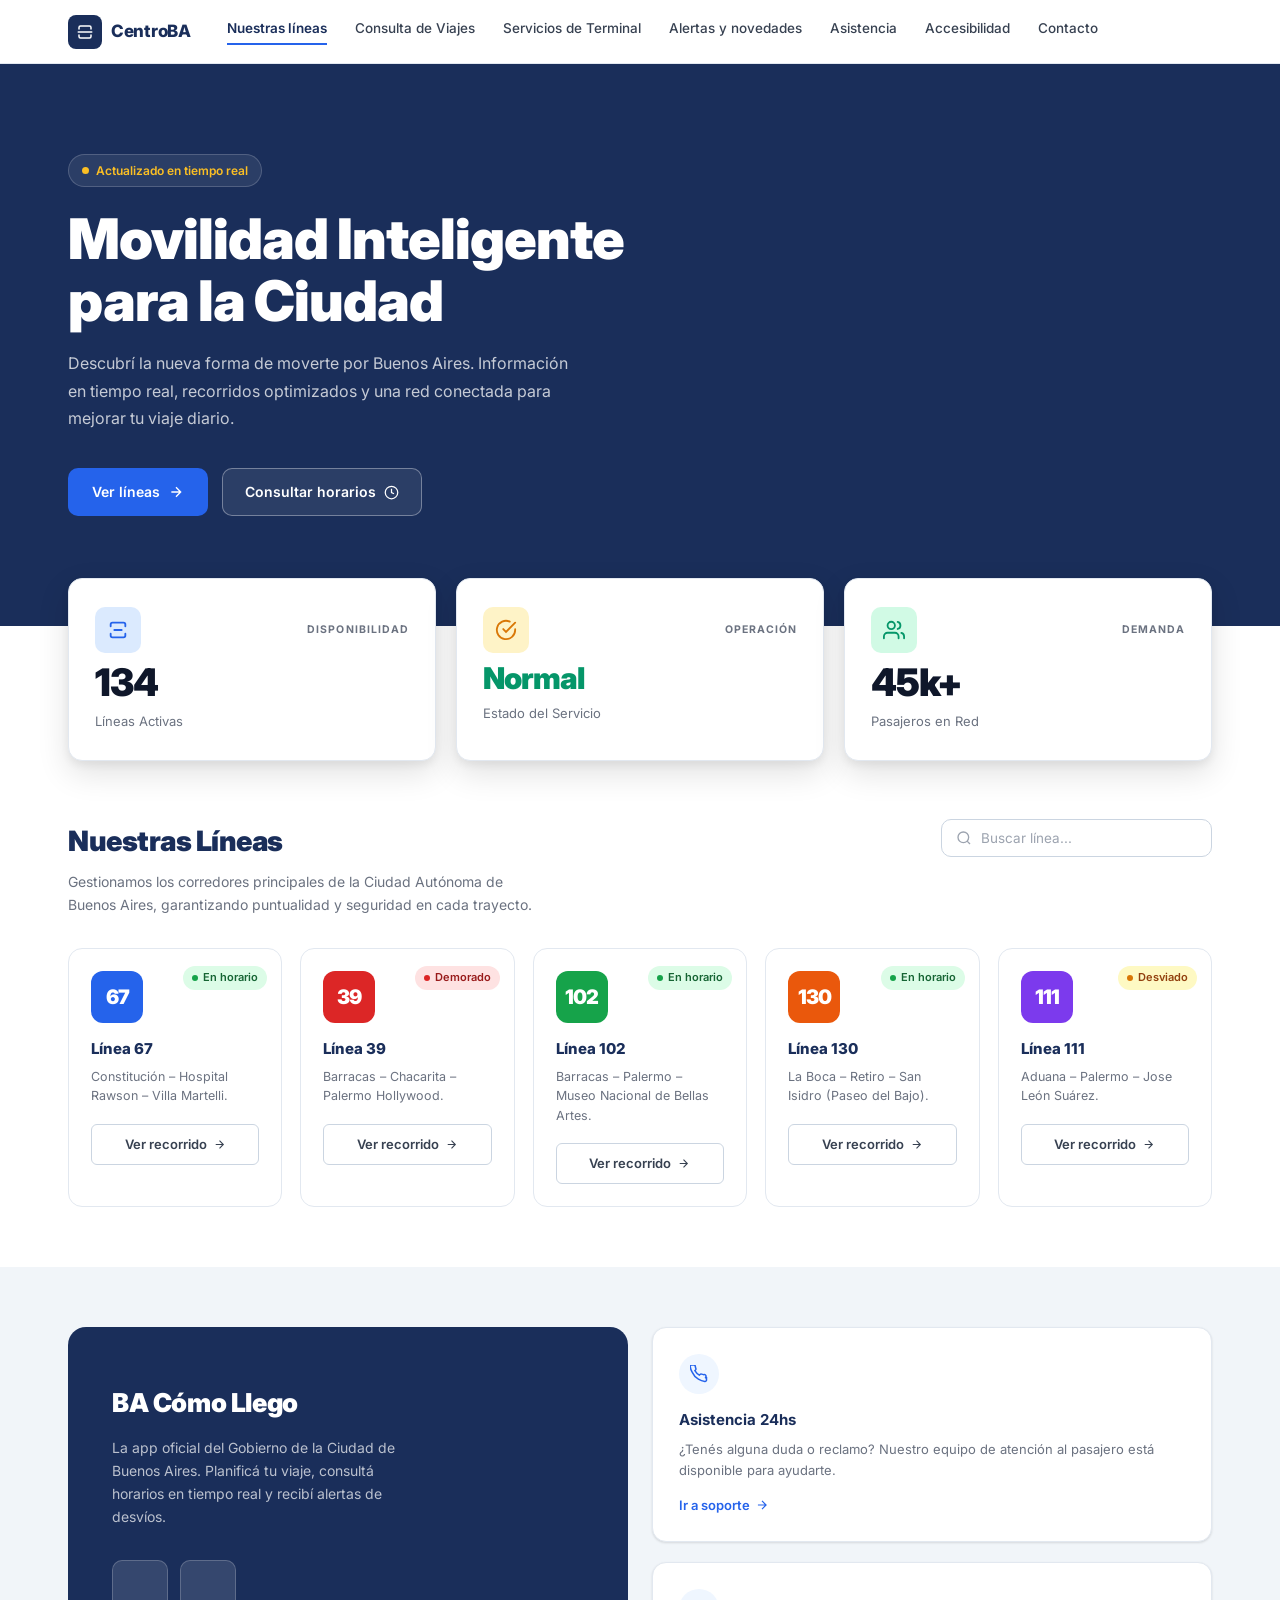
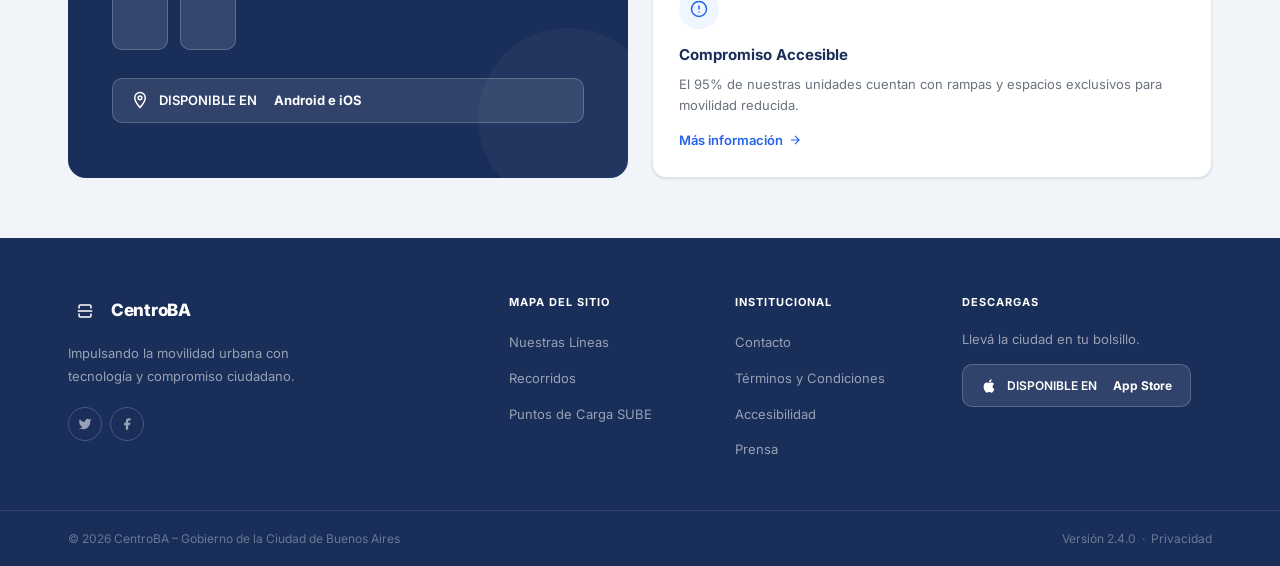
<file: index.html>
﻿<!DOCTYPE html>
<html lang="es">
<head>
  <meta charset="UTF-8" />
  <meta name="viewport" content="width=device-width, initial-scale=1.0" />
  <title>CentroBA – Movilidad Inteligente para la Ciudad</title>
  <link rel="preconnect" href="https://fonts.googleapis.com" />
  <link rel="preconnect" href="https://fonts.gstatic.com" crossorigin />
  <link href="https://fonts.googleapis.com/css2?family=Inter:wght@400;500;600;700;800;900&display=swap" rel="stylesheet" />
  <link rel="stylesheet" href="styles/base.css" />
  <link rel="stylesheet" href="styles/index.css" />
</head>
<body>

<!-- NAVBAR -->
<nav class="navbar" role="navigation" aria-label="Navegación principal">
  <div class="nav-inner">
    <a href="index.html" class="nav-logo" aria-label="CentroBA – Inicio">
      <div class="logo-icon" aria-hidden="true">
        <svg viewBox="0 0 24 24"><path d="M4 16v2a2 2 0 002 2h12a2 2 0 002-2v-2M4 8V6a2 2 0 012-2h12a2 2 0 012 2v2M8 12h8M3 12h18"/></svg>
      </div>
      CentroBA
    </a>
    <div class="nav-links">
      <a href="index.html" class="active">Nuestras líneas</a>
      <a href="consulta.html">Consulta de Viajes</a>
      <a href="servicios.html">Servicios de Terminal</a>
      <a href="alertas.html">Alertas y novedades</a>
      <a href="asistencia.html">Asistencia</a>
      <a href="accesibilidad.html">Accesibilidad</a>
      <a href="contacto.html">Contacto</a>
    </div>
    <button class="hamburger" aria-label="Abrir menú" aria-expanded="false">
      <span></span><span></span><span></span>
    </button>
  </div>
</nav>

<div class="mobile-menu" role="dialog" aria-label="Menú móvil">
  <a href="index.html" class="active">Nuestras líneas</a>
  <a href="consulta.html">Consulta de Viajes</a>
  <a href="servicios.html">Servicios de Terminal</a>
  <a href="alertas.html">Alertas y novedades</a>
  <a href="asistencia.html">Asistencia</a>
  <a href="accesibilidad.html">Accesibilidad</a>
  <a href="contacto.html">Contacto</a>
</div>

<!-- HERO -->
<section class="hero" aria-labelledby="hero-heading">
  <div class="hero-bg" aria-hidden="true"></div>
  <div class="hero-content">
    <div class="hero-badge" role="status" aria-label="Información actualizada en tiempo real">
      <span class="dot" aria-hidden="true"></span>
      Actualizado en tiempo real
    </div>
    <h1 id="hero-heading">Movilidad Inteligente<br>para la Ciudad</h1>
    <p>Descubrí la nueva forma de moverte por Buenos Aires. Información en tiempo real, recorridos optimizados y una red conectada para mejorar tu viaje diario.</p>
    <div class="hero-btns">
      <a href="#lineas" class="btn-primary">
        Ver líneas
        <svg width="16" height="16" fill="none" stroke="currentColor" stroke-width="2" viewBox="0 0 24 24" aria-hidden="true"><path d="M5 12h14M12 5l7 7-7 7"/></svg>
      </a>
      <a href="#" class="btn-ghost-white">
        Consultar horarios
        <svg width="15" height="15" fill="none" stroke="currentColor" stroke-width="2" viewBox="0 0 24 24" aria-hidden="true"><circle cx="12" cy="12" r="10"/><path d="M12 6v6l4 2"/></svg>
      </a>
    </div>
  </div>
</section>

<!-- STATS -->
<div class="stats-wrapper" aria-label="Estadísticas del servicio en tiempo real">
  <div class="stats-grid">

    <div class="stat-card">
      <div class="stat-head">
        <div class="stat-icon blue" aria-hidden="true">
          <svg viewBox="0 0 24 24"><path d="M4 16v2a2 2 0 002 2h12a2 2 0 002-2v-2M4 8V6a2 2 0 012-2h12a2 2 0 012 2v2M8 12h8"/></svg>
        </div>
        <span class="stat-lbl">Disponibilidad</span>
      </div>
      <div class="stat-value">134</div>
      <div class="stat-desc">Líneas Activas</div>
    </div>

    <div class="stat-card">
      <div class="stat-head">
        <div class="stat-icon amber" aria-hidden="true">
          <svg viewBox="0 0 24 24"><path d="M22 11.08V12a10 10 0 11-5.93-9.14"/><polyline points="22 4 12 14.01 9 11.01"/></svg>
        </div>
        <span class="stat-lbl">Operación</span>
      </div>
      <div class="stat-value is-green">Normal</div>
      <div class="stat-desc">Estado del Servicio</div>
    </div>

    <div class="stat-card">
      <div class="stat-head">
        <div class="stat-icon green" aria-hidden="true">
          <svg viewBox="0 0 24 24"><path d="M17 21v-2a4 4 0 00-4-4H5a4 4 0 00-4 4v2"/><circle cx="9" cy="7" r="4"/><path d="M23 21v-2a4 4 0 00-3-3.87M16 3.13a4 4 0 010 7.75"/></svg>
        </div>
        <span class="stat-lbl">Demanda</span>
      </div>
      <div class="stat-value">45k+</div>
      <div class="stat-desc">Pasajeros en Red</div>
    </div>

  </div>
</div>

<!-- NUESTRAS LÍNEAS -->
<section class="lines-section" id="lineas" aria-labelledby="lines-heading">
  <div class="section-inner">
    <div class="section-hd">
      <div>
        <h2 id="lines-heading">Nuestras Líneas</h2>
        <p>Gestionamos los corredores principales de la Ciudad Autónoma de Buenos Aires, garantizando puntualidad y seguridad en cada trayecto.</p>
      </div>
      <div class="search-bar" role="search">
        <svg viewBox="0 0 24 24" fill="none" stroke="currentColor" stroke-width="2" aria-hidden="true"><circle cx="11" cy="11" r="8"/><path d="m21 21-4.35-4.35"/></svg>
        <input type="text" id="lineSearch" placeholder="Buscar línea..." aria-label="Buscar línea de colectivo" />
      </div>
    </div>

    <div class="lines-grid" id="linesGrid" role="list">

      <article class="line-card" role="listitem" aria-label="Línea 67, En horario">
        <div class="line-status">
          <span class="badge badge-ok">En horario</span>
        </div>
        <div class="line-num ln-blue" aria-label="67">67</div>
        <h3 class="line-name">Línea 67</h3>
        <p class="line-route">Constitución – Hospital Rawson – Villa Martelli.</p>
        <a href="https://chloeuade-eng.github.io/colectivo67/" target="_blank" rel="noopener" class="btn-outline">
          Ver recorrido
          <svg width="13" height="13" fill="none" stroke="currentColor" stroke-width="2" viewBox="0 0 24 24" aria-hidden="true"><path d="M5 12h14M12 5l7 7-7 7"/></svg>
        </a>
      </article>

      <article class="line-card" role="listitem" aria-label="Línea 39, Demorado">
        <div class="line-status">
          <span class="badge badge-delay">Demorado</span>
        </div>
        <div class="line-num ln-red" aria-label="39">39</div>
        <h3 class="line-name">Línea 39</h3>
        <p class="line-route">Barracas – Chacarita – Palermo Hollywood.</p>
        <a href="https://danitauade-cell.github.io/paginaindividuallinea39/" target="_blank" rel="noopener" class="btn-outline">
          Ver recorrido
          <svg width="13" height="13" fill="none" stroke="currentColor" stroke-width="2" viewBox="0 0 24 24" aria-hidden="true"><path d="M5 12h14M12 5l7 7-7 7"/></svg>
        </a>
      </article>

      <article class="line-card" role="listitem" aria-label="Línea 102, En horario">
        <div class="line-status">
          <span class="badge badge-ok">En horario</span>
        </div>
        <div class="line-num ln-green" aria-label="102">102</div>
        <h3 class="line-name">Línea 102</h3>
        <p class="line-route">Barracas – Palermo – Museo Nacional de Bellas Artes.</p>
        <a href="https://colombojulieta-uade.github.io/WebIndividualColombo/" target="_blank" rel="noopener" class="btn-outline">
          Ver recorrido
          <svg width="13" height="13" fill="none" stroke="currentColor" stroke-width="2" viewBox="0 0 24 24" aria-hidden="true"><path d="M5 12h14M12 5l7 7-7 7"/></svg>
        </a>
      </article>

      <article class="line-card" role="listitem" aria-label="Línea 130, En horario">
        <div class="line-status">
          <span class="badge badge-ok">En horario</span>
        </div>
        <div class="line-num ln-orange" aria-label="130">130</div>
        <h3 class="line-name">Línea 130</h3>
        <p class="line-route">La Boca – Retiro – San Isidro (Paseo del Bajo).</p>
        <a href="https://wangjian-114.github.io/linea-130/" target="_blank" rel="noopener" class="btn-outline">
          Ver recorrido
          <svg width="13" height="13" fill="none" stroke="currentColor" stroke-width="2" viewBox="0 0 24 24" aria-hidden="true"><path d="M5 12h14M12 5l7 7-7 7"/></svg>
        </a>
      </article>

      <article class="line-card" role="listitem" aria-label="Línea 111, Desviado">
        <div class="line-status">
          <span class="badge badge-dev">Desviado</span>
        </div>
        <div class="line-num ln-purple" aria-label="111">111</div>
        <h3 class="line-name">Línea 111</h3>
        <p class="line-route">Aduana – Palermo – Jose León Suárez.</p>
        <a href="https://fcolluragarcia.github.io/proyectolinea111/" target="_blank" rel="noopener" class="btn-outline">
          Ver recorrido
          <svg width="13" height="13" fill="none" stroke="currentColor" stroke-width="2" viewBox="0 0 24 24" aria-hidden="true"><path d="M5 12h14M12 5l7 7-7 7"/></svg>
        </a>
      </article>

    </div>
  </div>
</section>

<!-- PROMO -->
<section class="promo-section" aria-label="Aplicación y servicios destacados">
  <div class="promo-inner">

    <!-- App card -->
    <div class="promo-app">
      <h2>BA Cómo Llego</h2>
      <p>La app oficial del Gobierno de la Ciudad de Buenos Aires. Planificá tu viaje, consultá horarios en tiempo real y recibí alertas de desvíos.</p>
      <div class="phone-row" aria-hidden="true">
        <div class="phone-mock"></div>
        <div class="phone-mock"></div>
      </div>
      <a href="https://buenosaires.gob.ar/jefaturadegabinete/innovacion-y-transformacion-digital/ba-como-llego" target="_blank" rel="noopener" class="app-badge" aria-label="Ver BA Cómo Llego en el sitio del GCBA">
        <svg width="18" height="18" fill="none" stroke="currentColor" stroke-width="2" viewBox="0 0 24 24" aria-hidden="true"><path d="M12 2C8.13 2 5 5.13 5 9c0 5.25 7 13 7 13s7-7.75 7-13c0-3.87-3.13-7-7-7zm0 9.5c-1.38 0-2.5-1.12-2.5-2.5s1.12-2.5 2.5-2.5 2.5 1.12 2.5 2.5-1.12 2.5-2.5 2.5z"/></svg>
        DISPONIBLE EN&ensp;<strong>Android e iOS</strong>
      </a>
    </div>

    <!-- Info cards -->
    <div class="promo-cards">

      <div class="info-card">
        <div class="info-card-icon" aria-hidden="true">
          <svg viewBox="0 0 24 24"><path d="M22 16.92v3a2 2 0 01-2.18 2 19.79 19.79 0 01-8.63-3.07A19.5 19.5 0 013.07 9.81 19.79 19.79 0 01.12 1.18 2 2 0 012.1 0h3a2 2 0 012 1.72 12.84 12.84 0 00.7 2.81 2 2 0 01-.45 2.11L6.5 7.5a16 16 0 006 6l.86-.86a2 2 0 012.11-.45 12.84 12.84 0 002.81.7A2 2 0 0120 16.92z"/></svg>
        </div>
        <h3>Asistencia 24hs</h3>
        <p>¿Tenés alguna duda o reclamo? Nuestro equipo de atención al pasajero está disponible para ayudarte.</p>
        <a href="asistencia.html" class="link-arrow">
          Ir a soporte
          <svg width="14" height="14" fill="none" stroke="currentColor" stroke-width="2" viewBox="0 0 24 24" aria-hidden="true"><path d="M5 12h14M12 5l7 7-7 7"/></svg>
        </a>
      </div>

      <div class="info-card">
        <div class="info-card-icon" aria-hidden="true">
          <svg viewBox="0 0 24 24"><circle cx="12" cy="12" r="10"/><path d="M12 8v4M12 16h.01"/></svg>
        </div>
        <h3>Compromiso Accesible</h3>
        <p>El 95% de nuestras unidades cuentan con rampas y espacios exclusivos para movilidad reducida.</p>
        <a href="accesibilidad.html" class="link-arrow">
          Más información
          <svg width="14" height="14" fill="none" stroke="currentColor" stroke-width="2" viewBox="0 0 24 24" aria-hidden="true"><path d="M5 12h14M12 5l7 7-7 7"/></svg>
        </a>
      </div>

    </div>
  </div>
</section>

<!-- FOOTER -->
<footer class="footer" role="contentinfo">
  <div class="footer-top">
    <div class="footer-brand">
      <a href="index.html" class="nav-logo" aria-label="CentroBA inicio">
        <div class="logo-icon" aria-hidden="true"><svg viewBox="0 0 24 24"><path d="M4 16v2a2 2 0 002 2h12a2 2 0 002-2v-2M4 8V6a2 2 0 012-2h12a2 2 0 012 2v2M8 12h8M3 12h18"/></svg></div>
        CentroBA
      </a>
      <p>Impulsando la movilidad urbana con tecnología y compromiso ciudadano.</p>
      <div class="footer-socials">
        <a href="#" aria-label="Twitter">
          <svg viewBox="0 0 24 24"><path d="M23 3a10.9 10.9 0 01-3.14 1.53 4.48 4.48 0 00-7.86 3v1A10.66 10.66 0 013 4s-4 9 5 13a11.64 11.64 0 01-7 2c9 5 20 0 20-11.5a4.5 4.5 0 00-.08-.83A7.72 7.72 0 0023 3z"/></svg>
        </a>
        <a href="#" aria-label="Facebook">
          <svg viewBox="0 0 24 24"><path d="M18 2h-3a5 5 0 00-5 5v3H7v4h3v8h4v-8h3l1-4h-4V7a1 1 0 011-1h3z"/></svg>
        </a>
      </div>
    </div>

    <div class="footer-col">
      <h4>Mapa del Sitio</h4>
      <ul>
        <li><a href="index.html">Nuestras Líneas</a></li>
        <li><a href="#">Recorridos</a></li>
        <li><a href="#">Puntos de Carga SUBE</a></li>
      </ul>
    </div>

    <div class="footer-col">
      <h4>Institucional</h4>
      <ul>
        <li><a href="contacto.html">Contacto</a></li>
        <li><a href="#">Términos y Condiciones</a></li>
        <li><a href="accesibilidad.html">Accesibilidad</a></li>
        <li><a href="#">Prensa</a></li>
      </ul>
    </div>

    <div class="footer-newsletter footer-col">
      <h4>Descargas</h4>
      <p>Llevá la ciudad en tu bolsillo.</p>
      <a href="#" class="app-badge" style="font-size:12px;" aria-label="Descargar en App Store">
        <svg width="16" height="16" fill="currentColor" viewBox="0 0 24 24" aria-hidden="true"><path d="M18.71 19.5c-.83 1.24-1.71 2.45-3.05 2.47-1.34.03-1.77-.79-3.29-.79-1.53 0-2 .77-3.27.82-1.31.05-2.3-1.32-3.14-2.53C4.25 17 2.94 12.45 4.7 9.39c.87-1.52 2.43-2.48 4.12-2.51 1.28-.02 2.5.87 3.29.87.78 0 2.26-1.07 3.8-.91.65.03 2.47.26 3.64 1.98-.09.06-2.17 1.28-2.15 3.81.03 3.02 2.65 4.03 2.68 4.04-.03.07-.42 1.44-1.38 2.83M13 3.5c.73-.83 1.94-1.46 2.94-1.5.13 1.17-.34 2.35-1.04 3.19-.69.85-1.83 1.51-2.95 1.42-.15-1.15.41-2.35 1.05-3.11z"/></svg>
        DISPONIBLE EN&ensp;<strong>App Store</strong>
      </a>
    </div>
  </div>
  <div class="footer-bottom">
    <div class="footer-bottom-inner">
      <span>© 2026 CentroBA – Gobierno de la Ciudad de Buenos Aires</span>
      <span>Versión 2.4.0 &nbsp;·&nbsp; <a href="#">Privacidad</a></span>
    </div>
  </div>
</footer>

<script src="js/main.js"></script>
<script src="js/index.js"></script>
</body>
</html>
</file>
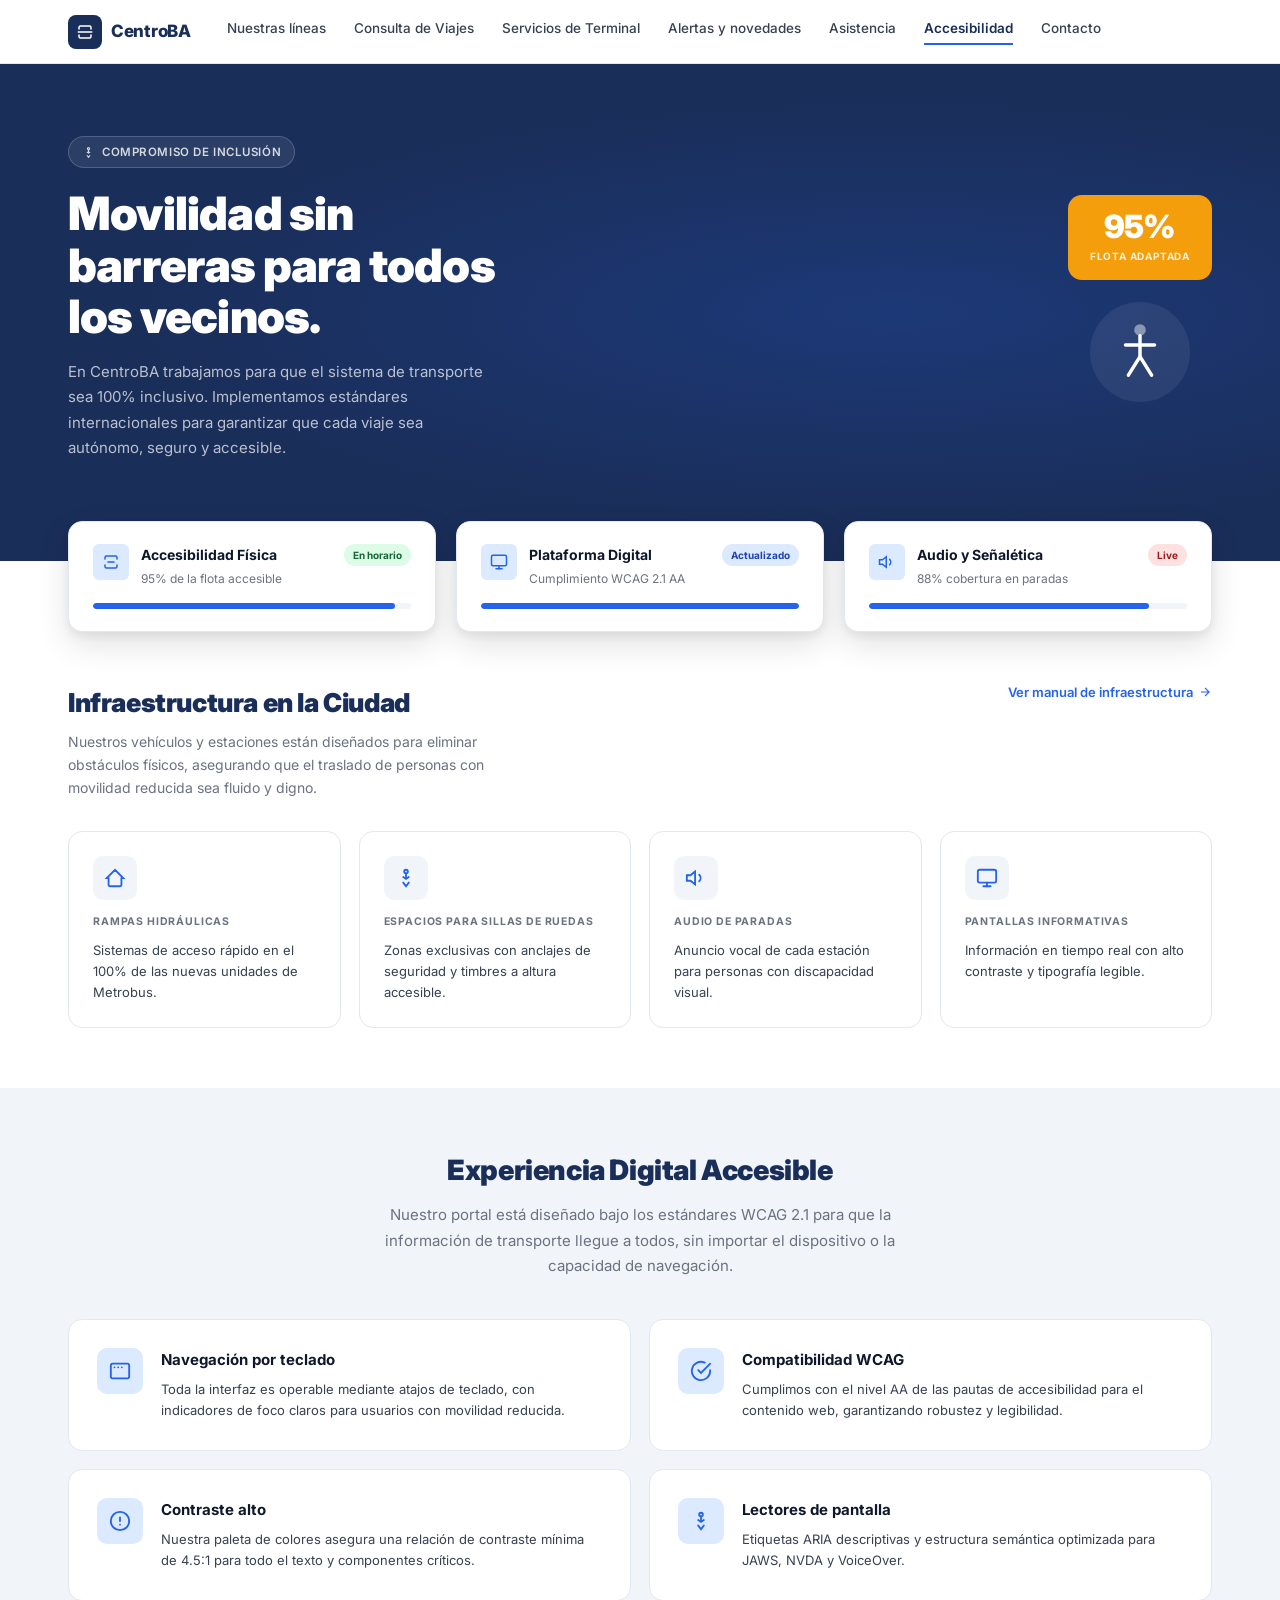
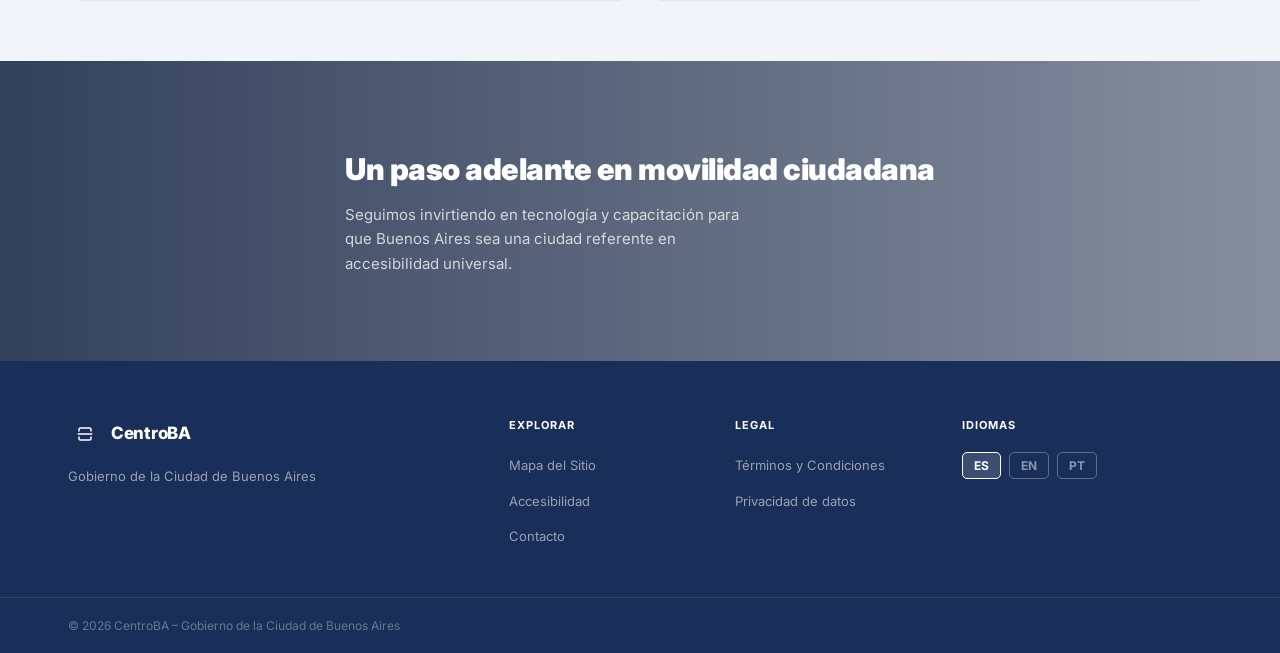
<file: accesibilidad.html>
﻿<!DOCTYPE html>
<html lang="es">
<head>
  <meta charset="UTF-8" />
  <meta name="viewport" content="width=device-width, initial-scale=1.0" />
  <title>Accesibilidad – CentroBA</title>
  <link rel="preconnect" href="https://fonts.googleapis.com" />
  <link rel="preconnect" href="https://fonts.gstatic.com" crossorigin />
  <link href="https://fonts.googleapis.com/css2?family=Inter:wght@400;500;600;700;800;900&display=swap" rel="stylesheet" />
  <link rel="stylesheet" href="styles/base.css" />
  <link rel="stylesheet" href="styles/accesibilidad.css" />
</head>
<body>

<!-- NAVBAR -->
<nav class="navbar" role="navigation" aria-label="Navegación principal">
  <div class="nav-inner">
    <a href="index.html" class="nav-logo" aria-label="CentroBA – Inicio">
      <div class="logo-icon" aria-hidden="true"><svg viewBox="0 0 24 24"><path d="M4 16v2a2 2 0 002 2h12a2 2 0 002-2v-2M4 8V6a2 2 0 012-2h12a2 2 0 012 2v2M8 12h8M3 12h18"/></svg></div>
      CentroBA
    </a>
    <div class="nav-links">
      <a href="index.html">Nuestras líneas</a>
      <a href="consulta.html">Consulta de Viajes</a>
      <a href="servicios.html">Servicios de Terminal</a>
      <a href="alertas.html">Alertas y novedades</a>
      <a href="asistencia.html">Asistencia</a>
      <a href="accesibilidad.html" class="active">Accesibilidad</a>
      <a href="contacto.html">Contacto</a>
    </div>
    <button class="hamburger" aria-label="Abrir menú" aria-expanded="false"><span></span><span></span><span></span></button>
  </div>
</nav>
<div class="mobile-menu" role="dialog" aria-label="Menú móvil">
  <a href="index.html">Nuestras líneas</a>
  <a href="consulta.html">Consulta de Viajes</a>
  <a href="servicios.html">Servicios de Terminal</a>
  <a href="alertas.html">Alertas y novedades</a>
  <a href="asistencia.html">Asistencia</a>
  <a href="accesibilidad.html" class="active">Accesibilidad</a>
  <a href="contacto.html">Contacto</a>
</div>

<!-- HERO -->
<section class="access-hero" aria-labelledby="access-heading">
  <div class="access-hero-inner">
    <div class="access-hero-left">
      <div class="access-pill">
        <svg viewBox="0 0 24 24" aria-hidden="true"><circle cx="12" cy="5" r="2"/><path d="M12 7v6M9 11l3 2 3-2M9 17l3 4 3-4"/></svg>
        COMPROMISO DE INCLUSIÓN
      </div>
      <h1 id="access-heading">Movilidad sin barreras para todos los vecinos.</h1>
      <p>En CentroBA trabajamos para que el sistema de transporte sea 100% inclusivo. Implementamos estándares internacionales para garantizar que cada viaje sea autónomo, seguro y accesible.</p>
    </div>
    <div class="access-hero-right">
      <div class="fleet-badge" aria-label="95 por ciento de la flota adaptada">
        <div class="pct">95%</div>
        <div class="lbl">Flota Adaptada</div>
      </div>
      <div class="access-figure" aria-hidden="true">
        <!-- Figura persona accesibilidad -->
        <svg viewBox="0 0 80 100" fill="white">
          <circle cx="40" cy="12" r="10"/>
          <line x1="40" y1="22" x2="40" y2="58" stroke="white" stroke-width="6" stroke-linecap="round"/>
          <line x1="15" y1="38" x2="65" y2="38" stroke="white" stroke-width="6" stroke-linecap="round"/>
          <line x1="40" y1="58" x2="20" y2="90" stroke="white" stroke-width="6" stroke-linecap="round"/>
          <line x1="40" y1="58" x2="60" y2="90" stroke="white" stroke-width="6" stroke-linecap="round"/>
        </svg>
      </div>
    </div>
  </div>
</section>

<!-- STAT CARDS -->
<div class="access-stats-wrapper" aria-label="Indicadores de accesibilidad">
  <div class="access-stats-grid">

    <div class="astat-card">
      <div class="astat-top">
        <div class="astat-icon-wrap" aria-hidden="true">
          <svg viewBox="0 0 24 24"><path d="M4 16v2a2 2 0 002 2h12a2 2 0 002-2v-2M4 8V6a2 2 0 012-2h12a2 2 0 012 2v2M8 12h8"/></svg>
        </div>
        <div class="astat-info">
          <h3>Accesibilidad Física</h3>
          <p>95% de la flota accesible</p>
        </div>
        <span class="astat-tag ok">En horario</span>
      </div>
      <div class="progress-track">
        <div class="progress-fill" style="width:95%" role="progressbar" aria-valuenow="95" aria-valuemin="0" aria-valuemax="100" aria-label="95% de accesibilidad física"></div>
      </div>
    </div>

    <div class="astat-card">
      <div class="astat-top">
        <div class="astat-icon-wrap" aria-hidden="true">
          <svg viewBox="0 0 24 24"><rect x="2" y="3" width="20" height="14" rx="2"/><line x1="8" y1="21" x2="16" y2="21"/><line x1="12" y1="17" x2="12" y2="21"/></svg>
        </div>
        <div class="astat-info">
          <h3>Plataforma Digital</h3>
          <p>Cumplimiento WCAG 2.1 AA</p>
        </div>
        <span class="astat-tag updated">Actualizado</span>
      </div>
      <div class="progress-track">
        <div class="progress-fill" style="width:100%" role="progressbar" aria-valuenow="100" aria-valuemin="0" aria-valuemax="100" aria-label="100% de cumplimiento WCAG"></div>
      </div>
    </div>

    <div class="astat-card">
      <div class="astat-top">
        <div class="astat-icon-wrap" aria-hidden="true">
          <svg viewBox="0 0 24 24"><polygon points="11 5 6 9 2 9 2 15 6 15 11 19 11 5"/><path d="M15.54 8.46a5 5 0 010 7.07"/></svg>
        </div>
        <div class="astat-info">
          <h3>Audio y Señalética</h3>
          <p>88% cobertura en paradas</p>
        </div>
        <span class="astat-tag live">Live</span>
      </div>
      <div class="progress-track">
        <div class="progress-fill" style="width:88%" role="progressbar" aria-valuenow="88" aria-valuemin="0" aria-valuemax="100" aria-label="88% de cobertura de audio en paradas"></div>
      </div>
    </div>

  </div>
</div>

<!-- INFRAESTRUCTURA -->
<section class="infra-section" aria-labelledby="infra-heading">
  <div class="infra-inner">
    <div class="infra-header">
      <div>
        <h2 id="infra-heading">Infraestructura en la Ciudad</h2>
        <p>Nuestros vehículos y estaciones están diseñados para eliminar obstáculos físicos, asegurando que el traslado de personas con movilidad reducida sea fluido y digno.</p>
      </div>
      <a href="#" class="link-arrow">
        Ver manual de infraestructura
        <svg width="14" height="14" fill="none" stroke="currentColor" stroke-width="2" viewBox="0 0 24 24" aria-hidden="true"><path d="M5 12h14M12 5l7 7-7 7"/></svg>
      </a>
    </div>

    <div class="infra-grid">
      <div class="infra-card">
        <div class="infra-ico" aria-hidden="true">
          <svg viewBox="0 0 24 24"><path d="M5 12H3l9-9 9 9h-2M5 12v7a2 2 0 002 2h10a2 2 0 002-2v-7"/></svg>
        </div>
        <p class="ic-label">Rampas Hidráulicas</p>
        <p>Sistemas de acceso rápido en el 100% de las nuevas unidades de Metrobus.</p>
      </div>

      <div class="infra-card">
        <div class="infra-ico" aria-hidden="true">
          <svg viewBox="0 0 24 24"><circle cx="12" cy="5" r="2"/><path d="M12 7v6M9 11l3 2 3-2M9 17l3 4 3-4"/></svg>
        </div>
        <p class="ic-label">Espacios para Sillas de Ruedas</p>
        <p>Zonas exclusivas con anclajes de seguridad y timbres a altura accesible.</p>
      </div>

      <div class="infra-card">
        <div class="infra-ico" aria-hidden="true">
          <svg viewBox="0 0 24 24"><polygon points="11 5 6 9 2 9 2 15 6 15 11 19 11 5"/><path d="M15.54 8.46a5 5 0 010 7.07"/></svg>
        </div>
        <p class="ic-label">Audio de Paradas</p>
        <p>Anuncio vocal de cada estación para personas con discapacidad visual.</p>
      </div>

      <div class="infra-card">
        <div class="infra-ico" aria-hidden="true">
          <svg viewBox="0 0 24 24"><rect x="2" y="3" width="20" height="14" rx="2"/><line x1="8" y1="21" x2="16" y2="21"/><line x1="12" y1="17" x2="12" y2="21"/></svg>
        </div>
        <p class="ic-label">Pantallas Informativas</p>
        <p>Información en tiempo real con alto contraste y tipografía legible.</p>
      </div>
    </div>
  </div>
</section>

<!-- EXPERIENCIA DIGITAL -->
<section class="digital-section" aria-labelledby="digital-heading">
  <div class="digital-inner">
    <h2 id="digital-heading">Experiencia Digital Accesible</h2>
    <p>Nuestro portal está diseñado bajo los estándares WCAG 2.1 para que la información de transporte llegue a todos, sin importar el dispositivo o la capacidad de navegación.</p>

    <div class="digital-grid">

      <div class="digital-card">
        <div class="digital-ico" aria-hidden="true">
          <svg viewBox="0 0 24 24"><rect x="2" y="4" width="20" height="16" rx="2"/><path d="M6 8h.01M10 8h.01M14 8h.01"/></svg>
        </div>
        <div>
          <h3>Navegación por teclado</h3>
          <p>Toda la interfaz es operable mediante atajos de teclado, con indicadores de foco claros para usuarios con movilidad reducida.</p>
        </div>
      </div>

      <div class="digital-card">
        <div class="digital-ico" aria-hidden="true">
          <svg viewBox="0 0 24 24"><path d="M22 11.08V12a10 10 0 11-5.93-9.14"/><polyline points="22 4 12 14.01 9 11.01"/></svg>
        </div>
        <div>
          <h3>Compatibilidad WCAG</h3>
          <p>Cumplimos con el nivel AA de las pautas de accesibilidad para el contenido web, garantizando robustez y legibilidad.</p>
        </div>
      </div>

      <div class="digital-card">
        <div class="digital-ico" aria-hidden="true">
          <svg viewBox="0 0 24 24"><circle cx="12" cy="12" r="10"/><path d="M12 8v4M12 16h.01"/></svg>
        </div>
        <div>
          <h3>Contraste alto</h3>
          <p>Nuestra paleta de colores asegura una relación de contraste mínima de 4.5:1 para todo el texto y componentes críticos.</p>
        </div>
      </div>

      <div class="digital-card">
        <div class="digital-ico" aria-hidden="true">
          <svg viewBox="0 0 24 24"><circle cx="12" cy="5" r="2"/><path d="M12 7v6M9 11l3 2 3-2M9 17l3 4 3-4"/></svg>
        </div>
        <div>
          <h3>Lectores de pantalla</h3>
          <p>Etiquetas ARIA descriptivas y estructura semántica optimizada para JAWS, NVDA y VoiceOver.</p>
        </div>
      </div>

    </div>
  </div>
</section>

<!-- CTA BANNER -->
<div class="cta-banner" aria-label="Compromiso con la movilidad ciudadana">
  <div class="cta-banner-bg" aria-hidden="true"></div>
  <div class="cta-banner-overlay" aria-hidden="true"></div>
  <div class="cta-banner-content">
    <h2>Un paso adelante en movilidad ciudadana</h2>
    <p>Seguimos invirtiendo en tecnología y capacitación para que Buenos Aires sea una ciudad referente en accesibilidad universal.</p>
  </div>
</div>

<!-- FOOTER -->
<footer class="footer" role="contentinfo">
  <div class="footer-top">
    <div class="footer-brand">
      <a href="index.html" class="nav-logo"><div class="logo-icon" aria-hidden="true"><svg viewBox="0 0 24 24"><path d="M4 16v2a2 2 0 002 2h12a2 2 0 002-2v-2M4 8V6a2 2 0 012-2h12a2 2 0 012 2v2M8 12h8M3 12h18"/></svg></div>CentroBA</a>
      <p>Gobierno de la Ciudad de Buenos Aires</p>
    </div>
    <div class="footer-col">
      <h4>Explorar</h4>
      <ul>
        <li><a href="#">Mapa del Sitio</a></li>
        <li><a href="accesibilidad.html">Accesibilidad</a></li>
        <li><a href="contacto.html">Contacto</a></li>
      </ul>
    </div>
    <div class="footer-col">
      <h4>Legal</h4>
      <ul>
        <li><a href="#">Términos y Condiciones</a></li>
        <li><a href="#">Privacidad de datos</a></li>
      </ul>
    </div>
    <div class="footer-col">
      <h4>Idiomas</h4>
      <div style="display:flex;gap:8px;margin-top:6px;">
        <button style="padding:5px 11px;border:1.5px solid white;border-radius:5px;font-size:12px;font-weight:700;color:white;background:rgba(255,255,255,.15);cursor:pointer;" aria-pressed="true">ES</button>
        <button style="padding:5px 11px;border:1.5px solid rgba(255,255,255,.3);border-radius:5px;font-size:12px;font-weight:700;color:rgba(255,255,255,.5);background:transparent;cursor:pointer;">EN</button>
        <button style="padding:5px 11px;border:1.5px solid rgba(255,255,255,.3);border-radius:5px;font-size:12px;font-weight:700;color:rgba(255,255,255,.5);background:transparent;cursor:pointer;">PT</button>
      </div>
    </div>
  </div>
  <div class="footer-bottom">
    <div class="footer-bottom-inner">
      <span>© 2026 CentroBA – Gobierno de la Ciudad de Buenos Aires</span>
    </div>
  </div>
</footer>

<script src="js/main.js"></script>
</body>
</html>
</file>
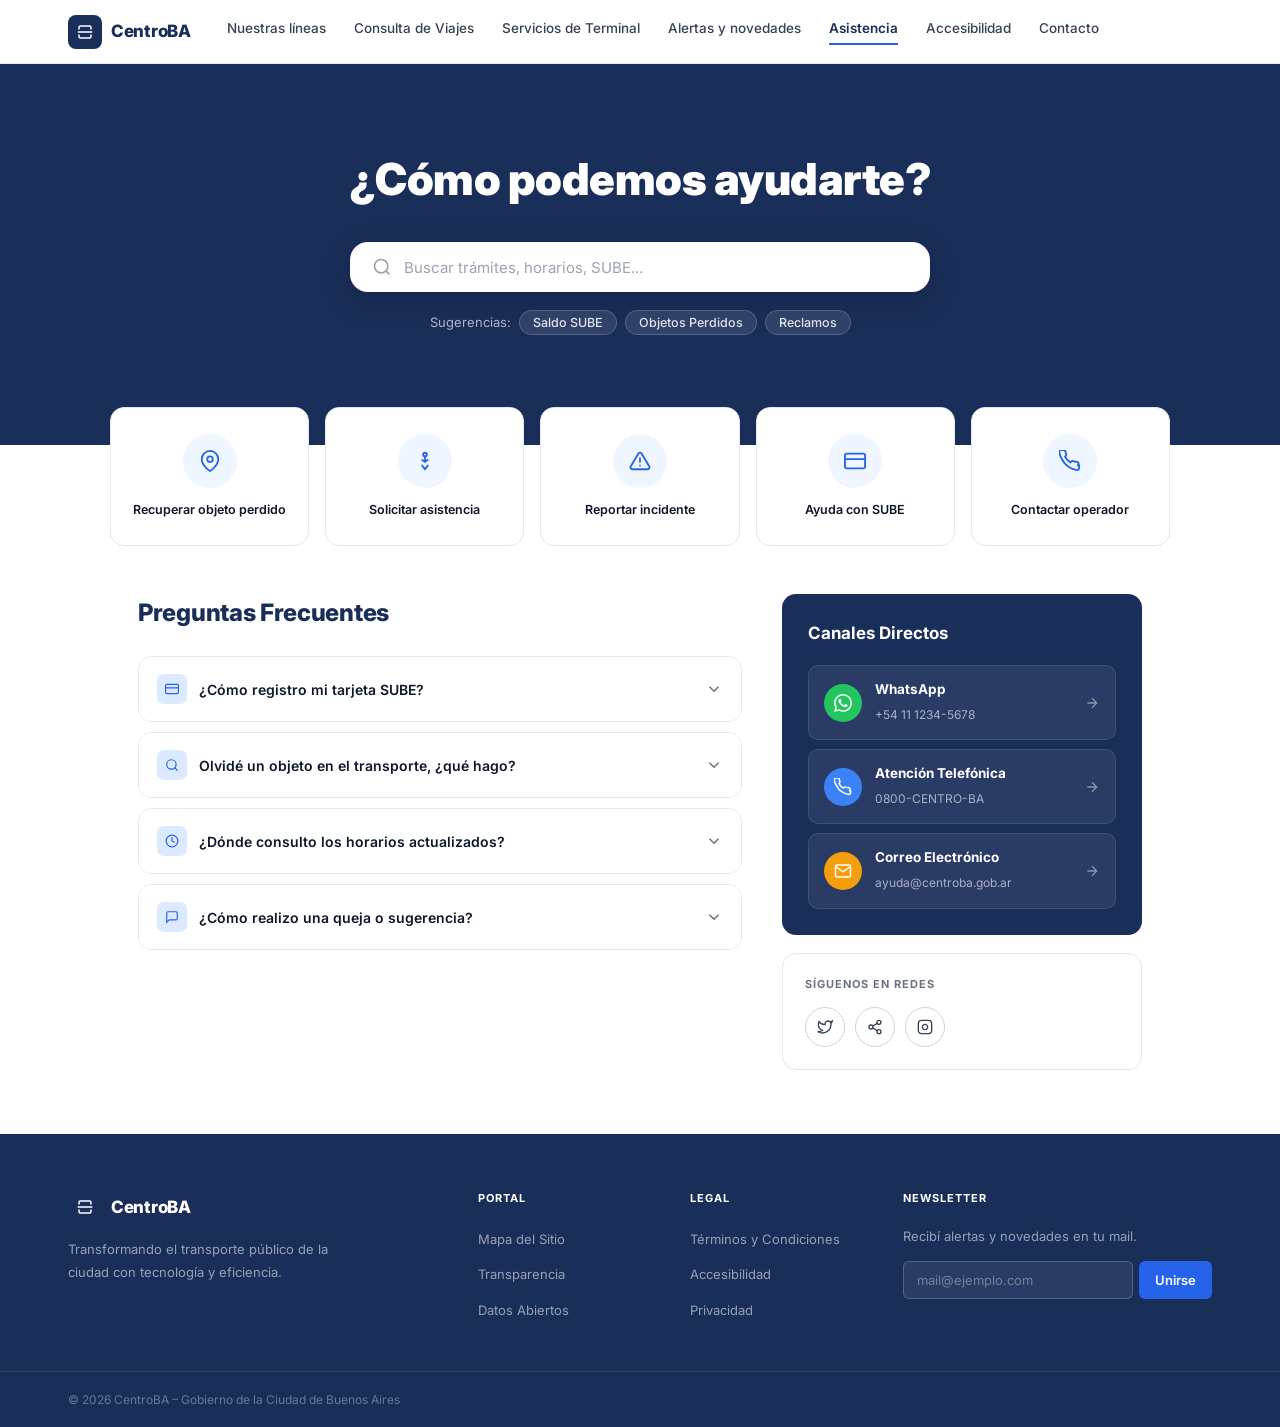
<file: asistencia.html>
﻿<!DOCTYPE html>
<html lang="es">
<head>
  <meta charset="UTF-8" />
  <meta name="viewport" content="width=device-width, initial-scale=1.0" />
  <title>Asistencia al Pasajero – CentroBA</title>
  <link rel="preconnect" href="https://fonts.googleapis.com" />
  <link rel="preconnect" href="https://fonts.gstatic.com" crossorigin />
  <link href="https://fonts.googleapis.com/css2?family=Inter:wght@400;500;600;700;800;900&display=swap" rel="stylesheet" />
  <link rel="stylesheet" href="styles/base.css" />
  <link rel="stylesheet" href="styles/asistencia.css" />
</head>
<body>

<!-- NAVBAR -->
<nav class="navbar" role="navigation" aria-label="Navegación principal">
  <div class="nav-inner">
    <a href="index.html" class="nav-logo" aria-label="CentroBA – Inicio">
      <div class="logo-icon" aria-hidden="true"><svg viewBox="0 0 24 24"><path d="M4 16v2a2 2 0 002 2h12a2 2 0 002-2v-2M4 8V6a2 2 0 012-2h12a2 2 0 012 2v2M8 12h8M3 12h18"/></svg></div>
      CentroBA
    </a>
    <div class="nav-links">
      <a href="index.html">Nuestras líneas</a>
      <a href="consulta.html">Consulta de Viajes</a>
      <a href="servicios.html">Servicios de Terminal</a>
      <a href="alertas.html">Alertas y novedades</a>
      <a href="asistencia.html" class="active">Asistencia</a>
      <a href="accesibilidad.html">Accesibilidad</a>
      <a href="contacto.html">Contacto</a>
    </div>
    <button class="hamburger" aria-label="Abrir menú" aria-expanded="false"><span></span><span></span><span></span></button>
  </div>
</nav>
<div class="mobile-menu" role="dialog" aria-label="Menú móvil">
  <a href="index.html">Nuestras líneas</a>
  <a href="consulta.html">Consulta de Viajes</a>
  <a href="servicios.html">Servicios de Terminal</a>
  <a href="alertas.html">Alertas y novedades</a>
  <a href="asistencia.html" class="active">Asistencia</a>
  <a href="accesibilidad.html">Accesibilidad</a>
  <a href="contacto.html">Contacto</a>
</div>

<!-- HERO -->
<section class="assist-hero" aria-labelledby="assist-heading">
  <div class="assist-hero-bg" aria-hidden="true"></div>
  <div class="assist-hero-inner">
    <h1 id="assist-heading">¿Cómo podemos ayudarte?</h1>
    <div class="assist-search-wrap" role="search">
      <svg width="20" height="20" fill="none" stroke="#9ca3af" stroke-width="2" viewBox="0 0 24 24" aria-hidden="true"><circle cx="11" cy="11" r="8"/><path d="m21 21-4.35-4.35"/></svg>
      <input type="text" placeholder="Buscar trámites, horarios, SUBE..." aria-label="Buscar en asistencia" />
    </div>
    <div class="assist-suggestions" aria-label="Búsquedas frecuentes">
      <span>Sugerencias:</span>
      <button class="suggest-chip">Saldo SUBE</button>
      <button class="suggest-chip">Objetos Perdidos</button>
      <button class="suggest-chip">Reclamos</button>
    </div>
  </div>
</section>

<!-- QUICK ACTIONS -->
<div class="quick-actions-wrapper" aria-label="Acciones rápidas de asistencia">
  <div class="quick-actions-grid">

    <div class="action-card" tabindex="0" role="button" aria-label="Recuperar objeto perdido">
      <div class="action-icon" aria-hidden="true">
        <svg viewBox="0 0 24 24"><path d="M21 10c0 7-9 13-9 13s-9-6-9-13a9 9 0 0118 0z"/><circle cx="12" cy="10" r="3"/></svg>
      </div>
      <span>Recuperar objeto perdido</span>
    </div>

    <div class="action-card" tabindex="0" role="button" aria-label="Solicitar asistencia">
      <div class="action-icon" aria-hidden="true">
        <svg viewBox="0 0 24 24"><circle cx="12" cy="5" r="2"/><path d="M12 7v6M9 11l3 2 3-2M9 17l3 4 3-4"/></svg>
      </div>
      <span>Solicitar asistencia</span>
    </div>

    <div class="action-card" tabindex="0" role="button" aria-label="Reportar incidente">
      <div class="action-icon" aria-hidden="true">
        <svg viewBox="0 0 24 24"><path d="M10.29 3.86L1.82 18a2 2 0 001.71 3h16.94a2 2 0 001.71-3L13.71 3.86a2 2 0 00-3.42 0z"/><line x1="12" y1="9" x2="12" y2="13"/><line x1="12" y1="17" x2="12.01" y2="17"/></svg>
      </div>
      <span>Reportar incidente</span>
    </div>

    <div class="action-card" tabindex="0" role="button" aria-label="Ayuda con SUBE">
      <div class="action-icon" aria-hidden="true">
        <svg viewBox="0 0 24 24"><rect x="1" y="4" width="22" height="16" rx="2"/><line x1="1" y1="10" x2="23" y2="10"/></svg>
      </div>
      <span>Ayuda con SUBE</span>
    </div>

    <div class="action-card" tabindex="0" role="button" aria-label="Contactar operador">
      <div class="action-icon" aria-hidden="true">
        <svg viewBox="0 0 24 24"><path d="M22 16.92v3a2 2 0 01-2.18 2 19.79 19.79 0 01-8.63-3.07A19.5 19.5 0 013.07 9.81 19.79 19.79 0 01.12 1.18 2 2 0 012.1 0h3a2 2 0 012 1.72 12.84 12.84 0 00.7 2.81 2 2 0 01-.45 2.11L6.5 7.5a16 16 0 006 6l.86-.86a2 2 0 012.11-.45 12.84 12.84 0 002.81.7A2 2 0 0120 16.92z"/></svg>
      </div>
      <span>Contactar operador</span>
    </div>

  </div>
</div>

<!-- FAQ + CANALES -->
<section class="faq-section" aria-labelledby="faq-heading">
  <div class="faq-inner">

    <!-- Preguntas frecuentes -->
    <div class="faq-col">
      <h2 id="faq-heading">Preguntas Frecuentes</h2>
      <div class="faq-list">

        <!-- FAQ 1 -->
        <div class="faq-item">
          <button class="faq-btn" aria-expanded="false" aria-controls="faq-ans-1">
            <div class="faq-ico" aria-hidden="true">
              <svg viewBox="0 0 24 24"><rect x="1" y="4" width="22" height="16" rx="2"/><line x1="1" y1="10" x2="23" y2="10"/></svg>
            </div>
            <span class="faq-q">¿Cómo registro mi tarjeta SUBE?</span>
            <svg class="faq-chevron" viewBox="0 0 24 24" aria-hidden="true"><polyline points="6 9 12 15 18 9"/></svg>
          </button>
          <div class="faq-answer" id="faq-ans-1" role="region" aria-hidden="true">
            <div class="faq-answer-inner">
              Registrar tu tarjeta SUBE es gratuito y podés hacerlo por varios canales:
              <br><br>
              <strong>1. Online:</strong> En el sitio oficial de SUBE (sube.gob.ar) con tu DNI y número de tarjeta.<br>
              <strong>2. Correo Argentino:</strong> En cualquier sucursal del Correo Oficial presentando tu DNI.<br>
              <strong>3. Terminales de carga SUBE:</strong> En estaciones de subte y puntos habilitados de la CABA.<br>
              <strong>4. App Mi Argentina:</strong> Desde tu celular, en la sección "Mis Trámites".<br><br>
              Tené a mano: tu DNI y el número de tu tarjeta SUBE (se encuentra en el frente de la tarjeta). El proceso tarda menos de 5 minutos y te permite acceder a beneficios y a la función de saldo negativo.
              <br><br>
              <a href="#" class="faq-tip">
                Ver guía paso a paso →
              </a>
            </div>
          </div>
        </div>

        <!-- FAQ 2 -->
        <div class="faq-item">
          <button class="faq-btn" aria-expanded="false" aria-controls="faq-ans-2">
            <div class="faq-ico" aria-hidden="true">
              <svg viewBox="0 0 24 24"><circle cx="11" cy="11" r="8"/><path d="m21 21-4.35-4.35"/></svg>
            </div>
            <span class="faq-q">Olvidé un objeto en el transporte, ¿qué hago?</span>
            <svg class="faq-chevron" viewBox="0 0 24 24" aria-hidden="true"><polyline points="6 9 12 15 18 9"/></svg>
          </button>
          <div class="faq-answer" id="faq-ans-2" role="region" aria-hidden="true">
            <div class="faq-answer-inner">
              Si olvidaste algo en el colectivo, subte o tren, seguí estos pasos:
              <br><br>
              <strong>Paso 1 – Completá el formulario online:</strong> Accedé a la sección "Recuperar objeto perdido" en este portal e ingresá los datos del objeto, línea, fecha y horario aproximado del viaje.<br><br>
              <strong>Paso 2 – Contactate con la empresa:</strong> Comunicarte directamente con la empresa operadora de la línea. Los datos de contacto están disponibles en la sección "Nuestras Líneas".<br><br>
              <strong>Paso 3 – Presentate a retirarlo:</strong> Si el objeto fue encontrado, te avisaremos por mail. Podés retirarlo en nuestra sede (Av. Martín García 346, CABA), de lunes a viernes de 9 a 17 hs, presentando tu DNI.<br><br>
              <strong>Importante:</strong> Los objetos se guardan durante 30 días hábiles. Pasado ese plazo son donados a instituciones benéficas.
              <br><br>
              <a href="#" class="faq-tip">Completar formulario de objetos perdidos →</a>
            </div>
          </div>
        </div>

        <!-- FAQ 3 -->
        <div class="faq-item">
          <button class="faq-btn" aria-expanded="false" aria-controls="faq-ans-3">
            <div class="faq-ico" aria-hidden="true">
              <svg viewBox="0 0 24 24"><circle cx="12" cy="12" r="10"/><path d="M12 6v6l4 2"/></svg>
            </div>
            <span class="faq-q">¿Dónde consulto los horarios actualizados?</span>
            <svg class="faq-chevron" viewBox="0 0 24 24" aria-hidden="true"><polyline points="6 9 12 15 18 9"/></svg>
          </button>
          <div class="faq-answer" id="faq-ans-3" role="region" aria-hidden="true">
            <div class="faq-answer-inner">
              Los horarios de todas las líneas están disponibles en tiempo real a través de los siguientes medios:
              <br><br>
              <strong>Portal CentroBA:</strong> En la sección "Nuestras Líneas", hacé clic en "Ver recorrido" de la línea que buscás para ver frecuencias y próximas salidas.<br><br>
              <strong>BA Cómo Llego (GCBA):</strong> La app oficial del Gobierno de la Ciudad. Disponible para Android e iOS. Permite planificar viajes, ver horarios en tiempo real y recibir alertas de desvíos.<br><br>
              <strong>Paneles en paradas:</strong> Las paradas principales del Metrobus y las estaciones de subte cuentan con pantallas que informan el próximo arribo en minutos.<br><br>
              <strong>Moovit:</strong> App gratuita con horarios actualizados de colectivos, subte y tren en tiempo real. Disponible para Android e iOS.<br><br>
              <strong>Google Maps:</strong> Ingresá tu origen y destino y seleccioná la opción de transporte público para ver las líneas disponibles, horarios y tiempo estimado de viaje.
            </div>
          </div>
        </div>

        <!-- FAQ 4 -->
        <div class="faq-item">
          <button class="faq-btn" aria-expanded="false" aria-controls="faq-ans-4">
            <div class="faq-ico" aria-hidden="true">
              <svg viewBox="0 0 24 24"><path d="M21 15a2 2 0 01-2 2H7l-4 4V5a2 2 0 012-2h14a2 2 0 012 2z"/></svg>
            </div>
            <span class="faq-q">¿Cómo realizo una queja o sugerencia?</span>
            <svg class="faq-chevron" viewBox="0 0 24 24" aria-hidden="true"><polyline points="6 9 12 15 18 9"/></svg>
          </button>
          <div class="faq-answer" id="faq-ans-4" role="region" aria-hidden="true">
            <div class="faq-answer-inner">
              Valoramos tu opinión. Podés enviarnos tu queja o sugerencia a través de los siguientes canales:
              <br><br>
              <strong>Formulario web:</strong> Completá el formulario en la sección "Contacto" de este portal. Recibís confirmación por email y respondemos en un máximo de 48 horas hábiles.<br><br>
              <strong>WhatsApp:</strong> Escribinos al +54 11 1234-5678 de lunes a viernes de 8 a 20 hs. Atención por chat en tiempo real.<br><br>
              <strong>Línea 147:</strong> Atención ciudadana gratuita disponible las 24 horas, los 365 días del año. Menú opción 3 para transporte.<br><br>
              <strong>Correo electrónico:</strong> Escribinos a contacto@centroba.gob.ar incluyendo línea, fecha, horario y descripción del incidente.<br><br>
              <strong>En persona:</strong> Podés concurrir a nuestra sede central en Av. Martín García 346, CABA, de lunes a viernes de 8 a 20 hs.<br><br>
              Todos los reclamos reciben un número de expediente para que puedas hacer seguimiento de tu caso.
              <br><br>
              <a href="contacto.html" class="faq-tip">Ir al formulario de contacto →</a>
            </div>
          </div>
        </div>

      </div>
    </div>

    <!-- Canales directos -->
    <div>
      <div class="channels-card" aria-label="Canales de atención directa">
        <h3>Canales Directos</h3>

        <a href="https://wa.me/5411123456789" class="channel-item" target="_blank" rel="noopener" aria-label="Contactar por WhatsApp: +54 11 1234-5678">
          <div class="ch-icon green" aria-hidden="true">
            <svg viewBox="0 0 24 24" fill="white"><path d="M17.472 14.382c-.297-.149-1.758-.867-2.03-.967-.273-.099-.471-.148-.67.15-.197.297-.767.966-.94 1.164-.173.199-.347.223-.644.075-.297-.15-1.255-.463-2.39-1.475-.883-.788-1.48-1.761-1.653-2.059-.173-.297-.018-.458.13-.606.134-.133.298-.347.446-.52.149-.174.198-.298.298-.497.099-.198.05-.371-.025-.52-.075-.149-.669-1.612-.916-2.207-.242-.579-.487-.5-.669-.51-.173-.008-.371-.01-.57-.01-.198 0-.52.074-.792.372-.272.297-1.04 1.016-1.04 2.479 0 1.462 1.065 2.875 1.213 3.074.149.198 2.096 3.2 5.077 4.487.709.306 1.262.489 1.694.625.712.227 1.36.195 1.871.118.571-.085 1.758-.719 2.006-1.413.248-.694.248-1.289.173-1.413-.074-.124-.272-.198-.57-.347m-5.421 7.403h-.004a9.87 9.87 0 01-5.031-1.378l-.361-.214-3.741.982.998-3.648-.235-.374a9.86 9.86 0 01-1.51-5.26c.001-5.45 4.436-9.884 9.888-9.884 2.64 0 5.122 1.03 6.988 2.898a9.825 9.825 0 012.893 6.994c-.003 5.45-4.437 9.884-9.885 9.884m8.413-18.297A11.815 11.815 0 0012.05 0C5.495 0 .16 5.335.157 11.892c0 2.096.547 4.142 1.588 5.945L.057 24l6.305-1.654a11.882 11.882 0 005.683 1.448h.005c6.554 0 11.89-5.335 11.893-11.893a11.821 11.821 0 00-3.48-8.413z"/></svg>
          </div>
          <div class="ch-info">
            <strong>WhatsApp</strong>
            <span>+54 11 1234-5678</span>
          </div>
          <svg class="ch-arrow" viewBox="0 0 24 24"><path d="M5 12h14M12 5l7 7-7 7"/></svg>
        </a>

        <a href="tel:0800CENTROBA" class="channel-item" aria-label="Llamar por teléfono: 0800-CENTRO-BA">
          <div class="ch-icon blue" aria-hidden="true">
            <svg viewBox="0 0 24 24" fill="none" stroke="white" stroke-width="2"><path d="M22 16.92v3a2 2 0 01-2.18 2 19.79 19.79 0 01-8.63-3.07A19.5 19.5 0 013.07 9.81 19.79 19.79 0 01.12 1.18 2 2 0 012.1 0h3a2 2 0 012 1.72 12.84 12.84 0 00.7 2.81 2 2 0 01-.45 2.11L6.5 7.5a16 16 0 006 6l.86-.86a2 2 0 012.11-.45 12.84 12.84 0 002.81.7A2 2 0 0120 16.92z"/></svg>
          </div>
          <div class="ch-info">
            <strong>Atención Telefónica</strong>
            <span>0800-CENTRO-BA</span>
          </div>
          <svg class="ch-arrow" viewBox="0 0 24 24"><path d="M5 12h14M12 5l7 7-7 7"/></svg>
        </a>

        <a href="mailto:ayuda@centroba.gob.ar" class="channel-item" aria-label="Enviar correo a ayuda@centroba.gob.ar">
          <div class="ch-icon yellow" aria-hidden="true">
            <svg viewBox="0 0 24 24" fill="none" stroke="white" stroke-width="2"><path d="M4 4h16c1.1 0 2 .9 2 2v12c0 1.1-.9 2-2 2H4c-1.1 0-2-.9-2-2V6c0-1.1.9-2 2-2z"/><polyline points="22,6 12,13 2,6"/></svg>
          </div>
          <div class="ch-info">
            <strong>Correo Electrónico</strong>
            <span>ayuda@centroba.gob.ar</span>
          </div>
          <svg class="ch-arrow" viewBox="0 0 24 24"><path d="M5 12h14M12 5l7 7-7 7"/></svg>
        </a>
      </div>

      <div class="social-card">
        <h4>Síguenos en Redes</h4>
        <div class="social-icons">
          <button class="social-icon-btn" aria-label="Twitter de CentroBA">
            <svg viewBox="0 0 24 24"><path d="M23 3a10.9 10.9 0 01-3.14 1.53 4.48 4.48 0 00-7.86 3v1A10.66 10.66 0 013 4s-4 9 5 13a11.64 11.64 0 01-7 2c9 5 20 0 20-11.5a4.5 4.5 0 00-.08-.83A7.72 7.72 0 0023 3z"/></svg>
          </button>
          <button class="social-icon-btn" aria-label="Compartir CentroBA">
            <svg viewBox="0 0 24 24"><circle cx="18" cy="5" r="3"/><circle cx="6" cy="12" r="3"/><circle cx="18" cy="19" r="3"/><line x1="8.59" y1="13.51" x2="15.42" y2="17.49"/><line x1="15.41" y1="6.51" x2="8.59" y2="10.49"/></svg>
          </button>
          <button class="social-icon-btn" aria-label="Instagram de CentroBA">
            <svg viewBox="0 0 24 24"><rect x="2" y="2" width="20" height="20" rx="5"/><path d="M16 11.37A4 4 0 1112.63 8 4 4 0 0116 11.37z"/><line x1="17.5" y1="6.5" x2="17.51" y2="6.5"/></svg>
          </button>
        </div>
      </div>
    </div>

  </div>
</section>

<!-- FOOTER -->
<footer class="footer" role="contentinfo">
  <div class="footer-top">
    <div class="footer-brand">
      <a href="index.html" class="nav-logo"><div class="logo-icon" aria-hidden="true"><svg viewBox="0 0 24 24"><path d="M4 16v2a2 2 0 002 2h12a2 2 0 002-2v-2M4 8V6a2 2 0 012-2h12a2 2 0 012 2v2M8 12h8M3 12h18"/></svg></div>CentroBA</a>
      <p>Transformando el transporte público de la ciudad con tecnología y eficiencia.</p>
    </div>
    <div class="footer-col">
      <h4>Portal</h4>
      <ul>
        <li><a href="#">Mapa del Sitio</a></li>
        <li><a href="#">Transparencia</a></li>
        <li><a href="#">Datos Abiertos</a></li>
      </ul>
    </div>
    <div class="footer-col">
      <h4>Legal</h4>
      <ul>
        <li><a href="#">Términos y Condiciones</a></li>
        <li><a href="accesibilidad.html">Accesibilidad</a></li>
        <li><a href="#">Privacidad</a></li>
      </ul>
    </div>
    <div class="footer-newsletter footer-col">
      <h4>Newsletter</h4>
      <p>Recibí alertas y novedades en tu mail.</p>
      <form class="newsletter-row" aria-label="Suscribirse al newsletter" onsubmit="return false;">
        <input type="email" placeholder="mail@ejemplo.com" aria-label="Dirección de correo electrónico" />
        <button type="submit">Unirse</button>
      </form>
    </div>
  </div>
  <div class="footer-bottom">
    <div class="footer-bottom-inner">
      <span>© 2026 CentroBA – Gobierno de la Ciudad de Buenos Aires</span>
    </div>
  </div>
</footer>

<script src="js/main.js"></script>
</body>
</html>
</file>
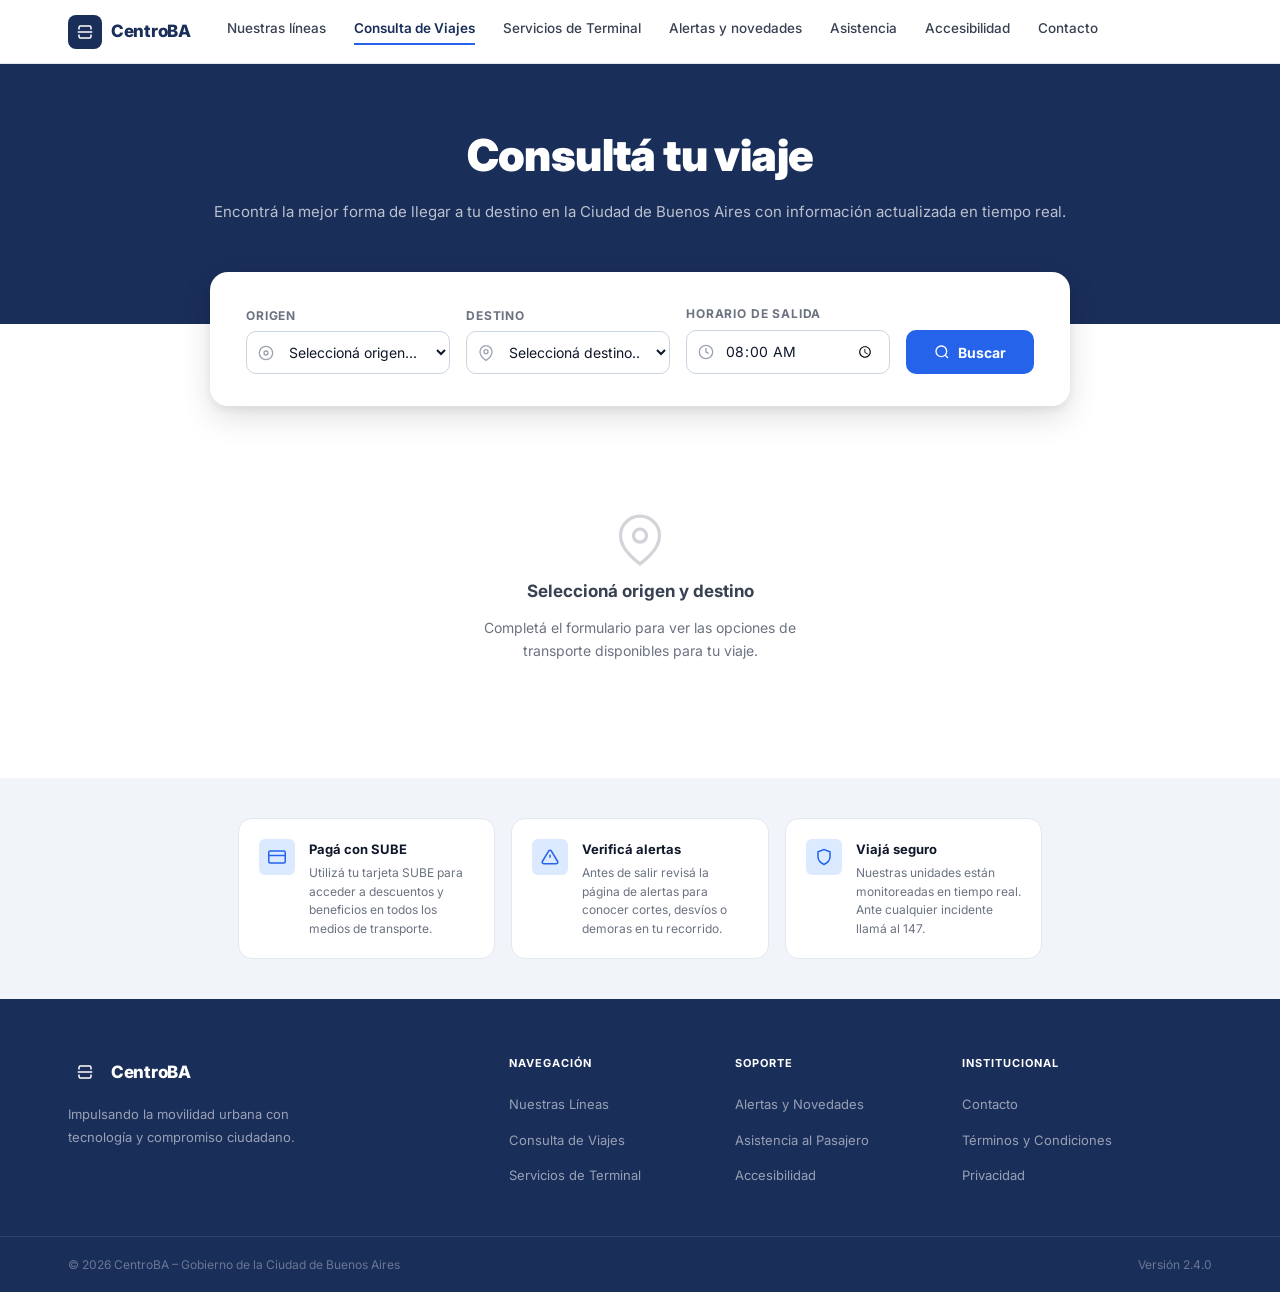
<file: consulta.html>
﻿<!DOCTYPE html>
<html lang="es">
<head>
  <meta charset="UTF-8" />
  <meta name="viewport" content="width=device-width, initial-scale=1.0" />
  <title>Consulta de Viajes – CentroBA</title>
  <link rel="preconnect" href="https://fonts.googleapis.com" />
  <link rel="preconnect" href="https://fonts.gstatic.com" crossorigin />
  <link href="https://fonts.googleapis.com/css2?family=Inter:wght@400;500;600;700;800;900&display=swap" rel="stylesheet" />
  <link rel="stylesheet" href="styles/base.css" />
  <link rel="stylesheet" href="styles/consulta.css" />
</head>
<body>

<!-- NAVBAR -->
<nav class="navbar" role="navigation" aria-label="Navegación principal">
  <div class="nav-inner">
    <a href="index.html" class="nav-logo" aria-label="CentroBA – Inicio">
      <div class="logo-icon" aria-hidden="true"><svg viewBox="0 0 24 24"><path d="M4 16v2a2 2 0 002 2h12a2 2 0 002-2v-2M4 8V6a2 2 0 012-2h12a2 2 0 012 2v2M8 12h8M3 12h18"/></svg></div>
      CentroBA
    </a>
    <div class="nav-links">
      <a href="index.html">Nuestras líneas</a>
      <a href="consulta.html" class="active">Consulta de Viajes</a>
      <a href="servicios.html">Servicios de Terminal</a>
      <a href="alertas.html">Alertas y novedades</a>
      <a href="asistencia.html">Asistencia</a>
      <a href="accesibilidad.html">Accesibilidad</a>
      <a href="contacto.html">Contacto</a>
    </div>
    <button class="hamburger" aria-label="Abrir menú" aria-expanded="false"><span></span><span></span><span></span></button>
  </div>
</nav>
<div class="mobile-menu" role="dialog" aria-label="Menú móvil">
  <a href="index.html">Nuestras líneas</a>
  <a href="consulta.html" class="active">Consulta de Viajes</a>
  <a href="servicios.html">Servicios de Terminal</a>
  <a href="alertas.html">Alertas y novedades</a>
  <a href="asistencia.html">Asistencia</a>
  <a href="accesibilidad.html">Accesibilidad</a>
  <a href="contacto.html">Contacto</a>
</div>

<!-- HERO -->
<section class="consulta-hero" aria-labelledby="consulta-heading">
  <div class="consulta-hero-inner">
    <h1 id="consulta-heading">Consultá tu viaje</h1>
    <p>Encontrá la mejor forma de llegar a tu destino en la Ciudad de Buenos Aires con información actualizada en tiempo real.</p>
  </div>
</section>

<!-- FORMULARIO DE BÚSQUEDA -->
<div class="search-form-wrapper">
  <div class="search-form-card">
    <form id="tripForm" aria-label="Formulario de consulta de viaje" novalidate>
      <div class="form-grid">

        <div class="form-field">
          <label for="origen">Origen</label>
          <div class="field-wrap">
            <svg viewBox="0 0 24 24" aria-hidden="true"><circle cx="12" cy="12" r="10"/><circle cx="12" cy="12" r="3"/></svg>
            <select id="origen" name="origen" required aria-required="true">
              <option value="">Seleccioná origen...</option>
              <option value="retiro">Retiro</option>
              <option value="constitucion">Constitución</option>
              <option value="once">Once</option>
              <option value="palermo">Palermo</option>
              <option value="belgrano">Belgrano</option>
              <option value="flores">Flores</option>
              <option value="caballito">Caballito</option>
              <option value="barracas">Barracas</option>
              <option value="la_boca">La Boca</option>
              <option value="san_telmo">San Telmo</option>
              <option value="microcentro">Microcentro</option>
              <option value="villa_urquiza">Villa Urquiza</option>
            </select>
          </div>
        </div>

        <div class="form-field">
          <label for="destino">Destino</label>
          <div class="field-wrap">
            <svg viewBox="0 0 24 24" aria-hidden="true"><path d="M21 10c0 7-9 13-9 13s-9-6-9-13a9 9 0 0118 0z"/><circle cx="12" cy="10" r="3"/></svg>
            <select id="destino" name="destino" required aria-required="true">
              <option value="">Seleccioná destino...</option>
              <option value="retiro">Retiro</option>
              <option value="constitucion">Constitución</option>
              <option value="once">Once</option>
              <option value="palermo">Palermo</option>
              <option value="belgrano">Belgrano</option>
              <option value="flores">Flores</option>
              <option value="caballito">Caballito</option>
              <option value="barracas">Barracas</option>
              <option value="la_boca">La Boca</option>
              <option value="san_telmo">San Telmo</option>
              <option value="microcentro">Microcentro</option>
              <option value="villa_urquiza">Villa Urquiza</option>
            </select>
          </div>
        </div>

        <div class="form-field">
          <label for="horario">Horario de salida</label>
          <div class="field-wrap">
            <svg viewBox="0 0 24 24" aria-hidden="true"><circle cx="12" cy="12" r="10"/><path d="M12 6v6l4 2"/></svg>
            <input type="time" id="horario" name="horario" value="08:00" />
          </div>
        </div>

        <button type="submit" class="btn-buscar" aria-label="Buscar opciones de viaje">
          <svg viewBox="0 0 24 24" aria-hidden="true"><circle cx="11" cy="11" r="8"/><path d="m21 21-4.35-4.35"/></svg>
          Buscar
        </button>

      </div>
    </form>
  </div>
</div>

<!-- ÁREA DE RESULTADOS -->
<div class="results-section" aria-live="polite" aria-label="Resultados de consulta de viaje">

  <!-- Estado vacío -->
  <div class="empty-state show" id="emptyState" aria-hidden="false">
    <svg viewBox="0 0 24 24" fill="none" stroke="currentColor" stroke-width="1.5" aria-hidden="true"><path d="M21 10c0 7-9 13-9 13s-9-6-9-13a9 9 0 0118 0z"/><circle cx="12" cy="10" r="3"/></svg>
    <h3>Seleccioná origen y destino</h3>
    <p>Completá el formulario para ver las opciones de transporte disponibles para tu viaje.</p>
  </div>

  <!-- Cargando -->
  <div class="loading-state" id="loadingState" aria-hidden="true" aria-label="Buscando opciones de viaje">
    <div class="spinner" aria-hidden="true"></div>
    <span>Buscando opciones de viaje...</span>
  </div>

  <!-- Resultados -->
  <div id="resultsContainer" hidden>
    <div class="results-header">
      <div>
        <h2 id="resultsTitle">Opciones de viaje</h2>
        <p class="results-route" id="resultsRoute"></p>
      </div>
      <button class="btn-nueva-busqueda" id="btnNuevaBusqueda" aria-label="Hacer una nueva búsqueda">
        <svg viewBox="0 0 24 24"><polyline points="1 4 1 10 7 10"/><path d="M3.51 15a9 9 0 1 0 .49-3.5"/></svg>
        Nueva búsqueda
      </button>
    </div>
    <div class="results-list" id="resultsList" role="list"></div>
  </div>

</div>

<!-- TIPS -->
<div class="consulta-info" aria-label="Información útil sobre el viaje">
  <div class="consulta-info-inner">
    <div class="consulta-tip">
      <div class="consulta-tip-ico" aria-hidden="true">
        <svg viewBox="0 0 24 24"><rect x="1" y="4" width="22" height="16" rx="2"/><line x1="1" y1="10" x2="23" y2="10"/></svg>
      </div>
      <div>
        <h4>Pagá con SUBE</h4>
        <p>Utilizá tu tarjeta SUBE para acceder a descuentos y beneficios en todos los medios de transporte.</p>
      </div>
    </div>
    <div class="consulta-tip">
      <div class="consulta-tip-ico" aria-hidden="true">
        <svg viewBox="0 0 24 24"><path d="M10.29 3.86L1.82 18a2 2 0 001.71 3h16.94a2 2 0 001.71-3L13.71 3.86a2 2 0 00-3.42 0z"/><line x1="12" y1="9" x2="12" y2="13"/><line x1="12" y1="17" x2="12.01" y2="17"/></svg>
      </div>
      <div>
        <h4>Verificá alertas</h4>
        <p>Antes de salir revisá la página de alertas para conocer cortes, desvíos o demoras en tu recorrido.</p>
      </div>
    </div>
    <div class="consulta-tip">
      <div class="consulta-tip-ico" aria-hidden="true">
        <svg viewBox="0 0 24 24"><path d="M12 22s8-4 8-10V5l-8-3-8 3v7c0 6 8 10 8 10z"/></svg>
      </div>
      <div>
        <h4>Viajá seguro</h4>
        <p>Nuestras unidades están monitoreadas en tiempo real. Ante cualquier incidente llamá al 147.</p>
      </div>
    </div>
  </div>
</div>

<!-- FOOTER -->
<footer class="footer" role="contentinfo">
  <div class="footer-top">
    <div class="footer-brand">
      <a href="index.html" class="nav-logo"><div class="logo-icon" aria-hidden="true"><svg viewBox="0 0 24 24"><path d="M4 16v2a2 2 0 002 2h12a2 2 0 002-2v-2M4 8V6a2 2 0 012-2h12a2 2 0 012 2v2M8 12h8M3 12h18"/></svg></div>CentroBA</a>
      <p>Impulsando la movilidad urbana con tecnología y compromiso ciudadano.</p>
    </div>
    <div class="footer-col">
      <h4>Navegación</h4>
      <ul>
        <li><a href="index.html">Nuestras Líneas</a></li>
        <li><a href="consulta.html">Consulta de Viajes</a></li>
        <li><a href="servicios.html">Servicios de Terminal</a></li>
      </ul>
    </div>
    <div class="footer-col">
      <h4>Soporte</h4>
      <ul>
        <li><a href="alertas.html">Alertas y Novedades</a></li>
        <li><a href="asistencia.html">Asistencia al Pasajero</a></li>
        <li><a href="accesibilidad.html">Accesibilidad</a></li>
      </ul>
    </div>
    <div class="footer-col">
      <h4>Institucional</h4>
      <ul>
        <li><a href="contacto.html">Contacto</a></li>
        <li><a href="#">Términos y Condiciones</a></li>
        <li><a href="#">Privacidad</a></li>
      </ul>
    </div>
  </div>
  <div class="footer-bottom">
    <div class="footer-bottom-inner">
      <span>© 2026 CentroBA – Gobierno de la Ciudad de Buenos Aires</span>
      <span>Versión 2.4.0</span>
    </div>
  </div>
</footer>

<script src="js/main.js"></script>
<script src="js/consulta.js"></script>
</body>
</html>
</file>
<file: styles/base.css>
/* ========================================
   BASE.CSS — Variables, Reset, Componentes compartidos
   Navbar · Footer · Tipografía · Utilidades
   ======================================== */

/* ----- Variables ----- */
:root {
  --navy:         #1a2e5a;
  --navy-dark:    #0f1f3e;
  --navy-light:   #1e3a8a;
  --blue:         #2563eb;
  --blue-hover:   #1d4ed8;
  --green:        #10b981;
  --green-dark:   #059669;
  --amber:        #f59e0b;
  --amber-dark:   #d97706;
  --red:          #ef4444;
  --red-dark:     #dc2626;
  --orange:       #f97316;
  --purple:       #7c3aed;

  /* status */
  --status-ok:    #16a34a;
  --status-delay: #dc2626;
  --status-dev:   #d97706;

  /* text */
  --txt-dark:   #0f172a;
  --txt-med:    #374151;
  --txt-light:  #6b7280;
  --txt-xlight: #9ca3af;

  /* bg */
  --bg-white:   #ffffff;
  --bg-light:   #f8fafc;
  --bg-subtle:  #f1f5f9;

  /* border */
  --border:     #e2e8f0;
  --border-md:  #cbd5e1;

  /* radius */
  --r-sm:  6px;
  --r-md:  10px;
  --r-lg:  14px;
  --r-xl:  18px;

  /* shadow */
  --sh-sm: 0 1px 3px rgba(0,0,0,.07), 0 1px 2px rgba(0,0,0,.05);
  --sh-md: 0 4px 12px rgba(0,0,0,.08), 0 2px 4px rgba(0,0,0,.04);
  --sh-lg: 0 12px 32px rgba(0,0,0,.12), 0 4px 8px rgba(0,0,0,.06);

  /* layout */
  --max-w: 1200px;
  --nav-h: 64px;
}

/* ----- Reset ----- */
*, *::before, *::after { box-sizing: border-box; margin: 0; padding: 0; }
html   { scroll-behavior: smooth; font-size: 16px; }
body   {
  font-family: 'Inter', -apple-system, BlinkMacSystemFont, 'Segoe UI', sans-serif;
  color: var(--txt-dark);
  background: var(--bg-white);
  line-height: 1.6;
  -webkit-font-smoothing: antialiased;
}
a              { text-decoration: none; color: inherit; }
ul, ol         { list-style: none; }
img            { max-width: 100%; display: block; }
button, input, select, textarea { font-family: inherit; }
button         { cursor: pointer; border: none; background: none; }

/* ----- Navbar ----- */
.navbar {
  position: sticky;
  top: 0;
  z-index: 200;
  background: var(--bg-white);
  border-bottom: 1px solid var(--border);
  height: var(--nav-h);
}

.nav-inner {
  max-width: var(--max-w);
  margin: 0 auto;
  padding: 0 28px;
  height: 100%;
  display: flex;
  align-items: center;
  gap: 36px;
}

/* Logo */
.nav-logo {
  display: flex;
  align-items: center;
  gap: 9px;
  font-size: 17px;
  font-weight: 800;
  color: var(--navy);
  flex-shrink: 0;
  letter-spacing: -.3px;
}

.nav-logo .logo-icon {
  width: 34px;
  height: 34px;
  background: var(--navy);
  border-radius: 8px;
  display: flex;
  align-items: center;
  justify-content: center;
}

.nav-logo .logo-icon svg {
  width: 18px;
  height: 18px;
  fill: none;
  stroke: white;
  stroke-width: 2;
  stroke-linecap: round;
}

/* Links */
.nav-links {
  display: flex;
  align-items: center;
  gap: 28px;
  flex: 1;
}

.nav-links a {
  font-size: 13.5px;
  font-weight: 500;
  color: var(--txt-med);
  white-space: nowrap;
  padding-bottom: 3px;
  border-bottom: 2px solid transparent;
  transition: color .18s, border-color .18s;
}

.nav-links a:hover  { color: var(--navy); }
.nav-links a.active { color: var(--navy); font-weight: 600; border-bottom-color: var(--blue); }


/* Hamburger */
.hamburger {
  display: none;
  flex-direction: column;
  gap: 5px;
  padding: 5px;
  margin-left: auto;
  background: none;
}
.hamburger span {
  display: block;
  width: 22px;
  height: 2px;
  background: var(--navy);
  border-radius: 2px;
  transition: all .3s;
}

/* Mobile menu */
.mobile-menu {
  display: none;
  position: fixed;
  inset: var(--nav-h) 0 0 0;
  background: var(--bg-white);
  z-index: 199;
  padding: 20px;
  flex-direction: column;
  gap: 4px;
  overflow-y: auto;
}
.mobile-menu.open { display: flex; }
.mobile-menu a {
  padding: 13px 16px;
  border-radius: var(--r-md);
  font-size: 15px;
  font-weight: 500;
  color: var(--txt-dark);
  transition: background .18s;
}
.mobile-menu a:hover, .mobile-menu a.active {
  background: #eff6ff;
  color: var(--navy);
  font-weight: 600;
}
.mobile-menu .m-login {
  margin-top: 12px;
  display: block;
  text-align: center;
  padding: 13px;
  background: var(--navy);
  color: white;
  border-radius: var(--r-md);
  font-weight: 700;
}

/* ----- Footer ----- */
.footer {
  background: var(--navy);
  color: rgba(255,255,255,.65);
}

.footer-top {
  max-width: var(--max-w);
  margin: 0 auto;
  padding: 56px 28px 48px;
  display: grid;
  grid-template-columns: 2.2fr 1fr 1fr 1.4fr;
  gap: 48px;
}

.footer-brand .nav-logo { color: white; margin-bottom: 14px; }
.footer-brand > p {
  font-size: 13px;
  line-height: 1.75;
  color: rgba(255,255,255,.55);
  max-width: 260px;
}

.footer-socials {
  display: flex;
  gap: 8px;
  margin-top: 20px;
}
.footer-socials a {
  width: 34px;
  height: 34px;
  border: 1px solid rgba(255,255,255,.2);
  border-radius: 50%;
  display: flex;
  align-items: center;
  justify-content: center;
  color: rgba(255,255,255,.55);
  transition: all .18s;
}
.footer-socials a:hover { background: rgba(255,255,255,.1); color: white; }
.footer-socials svg { width: 14px; height: 14px; fill: currentColor; }

.footer-col h4 {
  font-size: 11px;
  font-weight: 700;
  letter-spacing: .09em;
  text-transform: uppercase;
  color: white;
  margin-bottom: 18px;
}
.footer-col ul { display: flex; flex-direction: column; gap: 10px; }
.footer-col ul li a {
  font-size: 13px;
  color: rgba(255,255,255,.55);
  transition: color .18s;
}
.footer-col ul li a:hover { color: white; }

/* Newsletter in footer */
.footer-newsletter p {
  font-size: 13px;
  color: rgba(255,255,255,.55);
  margin-bottom: 14px;
  line-height: 1.6;
}
.newsletter-row {
  display: flex;
  gap: 6px;
}
.newsletter-row input {
  flex: 1;
  padding: 10px 13px;
  border: 1px solid rgba(255,255,255,.2);
  border-radius: var(--r-sm);
  background: rgba(255,255,255,.07);
  color: white;
  font-size: 13px;
  outline: none;
  transition: border-color .18s;
}
.newsletter-row input::placeholder { color: rgba(255,255,255,.35); }
.newsletter-row input:focus { border-color: rgba(255,255,255,.45); }
.newsletter-row button {
  padding: 10px 16px;
  background: var(--blue);
  color: white;
  border-radius: var(--r-sm);
  font-size: 13px;
  font-weight: 600;
  white-space: nowrap;
  transition: background .18s;
}
.newsletter-row button:hover { background: var(--blue-hover); }

.footer-bottom {
  border-top: 1px solid rgba(255,255,255,.1);
}
.footer-bottom-inner {
  max-width: var(--max-w);
  margin: 0 auto;
  padding: 18px 28px;
  display: flex;
  align-items: center;
  justify-content: space-between;
  gap: 12px;
}
.footer-bottom-inner span, .footer-bottom-inner a {
  font-size: 12px;
  color: rgba(255,255,255,.35);
}
.footer-bottom-inner a:hover { color: rgba(255,255,255,.65); }

/* ----- Botones compartidos ----- */
.btn-primary {
  display: inline-flex;
  align-items: center;
  gap: 8px;
  padding: 13px 24px;
  background: var(--blue);
  color: white;
  border-radius: var(--r-md);
  font-size: 14px;
  font-weight: 600;
  transition: background .18s, transform .12s;
  border: none;
  cursor: pointer;
}
.btn-primary:hover   { background: var(--blue-hover); }
.btn-primary:active  { transform: scale(.98); }

.btn-ghost-white {
  display: inline-flex;
  align-items: center;
  gap: 8px;
  padding: 12px 22px;
  background: rgba(255,255,255,.08);
  color: white;
  border: 1.5px solid rgba(255,255,255,.35);
  border-radius: var(--r-md);
  font-size: 14px;
  font-weight: 600;
  transition: background .18s, border-color .18s;
  cursor: pointer;
}
.btn-ghost-white:hover { background: rgba(255,255,255,.15); border-color: rgba(255,255,255,.6); }

.btn-outline {
  display: inline-flex;
  align-items: center;
  justify-content: center;
  gap: 6px;
  padding: 9px 16px;
  background: white;
  border: 1.5px solid var(--border-md);
  border-radius: var(--r-sm);
  font-size: 13px;
  font-weight: 600;
  color: var(--txt-med);
  transition: border-color .18s, color .18s;
  width: 100%;
  cursor: pointer;
}
.btn-outline:hover { border-color: var(--blue); color: var(--blue); }

.btn-dark {
  display: inline-flex;
  align-items: center;
  gap: 6px;
  padding: 10px 18px;
  background: var(--navy);
  color: white;
  border-radius: var(--r-sm);
  font-size: 13px;
  font-weight: 600;
  transition: background .18s;
  cursor: pointer;
}
.btn-dark:hover { background: var(--navy-dark); }

/* ----- Link flecha ----- */
.link-arrow {
  display: inline-flex;
  align-items: center;
  gap: 5px;
  font-size: 13px;
  font-weight: 600;
  color: var(--blue);
  transition: gap .18s, color .18s;
}
.link-arrow:hover { gap: 9px; }
.link-arrow svg { transition: transform .18s; }
.link-arrow:hover svg { transform: translateX(2px); }

/* ----- Status badges ----- */
.badge {
  display: inline-flex;
  align-items: center;
  gap: 5px;
  font-size: 11px;
  font-weight: 600;
  padding: 3px 9px;
  border-radius: 20px;
  white-space: nowrap;
}
.badge::before {
  content: '';
  width: 6px;
  height: 6px;
  border-radius: 50%;
  flex-shrink: 0;
}
.badge-ok      { background: #dcfce7; color: #166534; }
.badge-ok::before { background: var(--status-ok); }
.badge-delay   { background: #fee2e2; color: #991b1b; }
.badge-delay::before { background: var(--status-delay); }
.badge-dev     { background: #fef9c3; color: #92400e; }
.badge-dev::before { background: var(--status-dev); }

/* ----- Severity labels ----- */
.sev {
  padding: 2px 8px;
  border-radius: 4px;
  font-size: 10px;
  font-weight: 700;
  letter-spacing: .07em;
  text-transform: uppercase;
}
.sev-urgente    { background: #fee2e2; color: #991b1b; }
.sev-moderado   { background: #fef3c7; color: #92400e; }
.sev-planificado { background: #dbeafe; color: #1e40af; }

/* ----- Colores de línea ----- */
.ln-blue   { background: #2563eb; }
.ln-red    { background: #dc2626; }
.ln-green  { background: #16a34a; }
.ln-orange { background: #ea580c; }
.ln-purple { background: #7c3aed; }
.ln-gray   { background: #6b7280; }

/* ----- App store badge ----- */
.app-badge {
  display: inline-flex;
  align-items: center;
  gap: 10px;
  padding: 11px 18px;
  background: rgba(255,255,255,.1);
  border: 1px solid rgba(255,255,255,.2);
  border-radius: var(--r-md);
  color: white;
  font-size: 13px;
  font-weight: 600;
  transition: background .18s;
  cursor: pointer;
}
.app-badge:hover { background: rgba(255,255,255,.18); }
.app-badge svg { flex-shrink: 0; }

/* ----- Utilidades ----- */
.sr-only {
  position: absolute;
  width: 1px; height: 1px;
  padding: 0; margin: -1px;
  overflow: hidden;
  clip: rect(0,0,0,0);
  white-space: nowrap;
  border: 0;
}
.container { max-width: var(--max-w); margin: 0 auto; padding: 0 28px; }

/* ----- Responsive navbar ----- */
@media (max-width: 900px) {
  .nav-links { display: none; }
  .hamburger            { display: flex; }
}

/* ----- Responsive footer ----- */
@media (max-width: 860px) {
  .footer-top { grid-template-columns: 1fr 1fr; gap: 32px; }
}
@media (max-width: 540px) {
  .footer-top { grid-template-columns: 1fr; gap: 28px; }
}
</file>
<file: styles/index.css>
/* ========================================
   INDEX.CSS — Página principal / Home
   ======================================== */

/* ----- HERO ----- */
.hero {
  position: relative;
  min-height: 540px;
  display: flex;
  align-items: center;
  background: var(--navy);
  overflow: hidden;
}

.hero-bg {
  position: absolute;
  inset: 0;
  background: url('https://images.unsplash.com/photo-1558618666-fcd25c85cd64?w=1400&q=80')
              center / cover no-repeat;
  opacity: .15;
}

.hero-content {
  position: relative;
  width: 100%;
  max-width: var(--max-w);
  margin: 0 auto;
  padding: 90px 28px 110px;
  color: white;
}

.hero-badge {
  display: inline-flex;
  align-items: center;
  gap: 7px;
  padding: 6px 13px;
  background: rgba(255,255,255,.08);
  border: 1px solid rgba(255,255,255,.18);
  border-radius: 20px;
  font-size: 12px;
  font-weight: 600;
  color: #fbbf24;
  margin-bottom: 22px;
}
.hero-badge .dot {
  width: 7px;
  height: 7px;
  background: #fbbf24;
  border-radius: 50%;
}

.hero h1 {
  font-size: clamp(32px, 5vw, 56px);
  font-weight: 900;
  line-height: 1.1;
  letter-spacing: -1px;
  max-width: 620px;
  margin-bottom: 18px;
}

.hero p {
  font-size: 16px;
  color: rgba(255,255,255,.75);
  max-width: 500px;
  line-height: 1.7;
  margin-bottom: 36px;
}

.hero-btns {
  display: flex;
  align-items: center;
  gap: 14px;
  flex-wrap: wrap;
}

/* ----- STATS — flotan sobre el hero ----- */
.stats-wrapper {
  background: var(--bg-white);
}

.stats-grid {
  max-width: var(--max-w);
  margin: 0 auto;
  padding: 0 28px;
  display: grid;
  grid-template-columns: repeat(3, 1fr);
  gap: 20px;
  transform: translateY(-48px);
}

.stat-card {
  background: white;
  border: 1px solid var(--border);
  border-radius: var(--r-lg);
  padding: 28px 26px;
  box-shadow: var(--sh-lg);
  display: flex;
  flex-direction: column;
  gap: 10px;
}

.stat-head {
  display: flex;
  align-items: center;
  justify-content: space-between;
}

.stat-icon {
  width: 46px;
  height: 46px;
  border-radius: var(--r-md);
  display: flex;
  align-items: center;
  justify-content: center;
  flex-shrink: 0;
}
.stat-icon.blue   { background: #dbeafe; color: var(--blue); }
.stat-icon.amber  { background: #fef3c7; color: var(--amber-dark); }
.stat-icon.green  { background: #d1fae5; color: var(--green-dark); }
.stat-icon svg    { width: 22px; height: 22px; fill: none; stroke: currentColor; stroke-width: 2; stroke-linecap: round; }

.stat-lbl {
  font-size: 10.5px;
  font-weight: 700;
  letter-spacing: .1em;
  text-transform: uppercase;
  color: var(--txt-light);
}

.stat-value {
  font-size: 38px;
  font-weight: 900;
  color: var(--txt-dark);
  line-height: 1;
  letter-spacing: -1px;
}
.stat-value.is-green { color: var(--green-dark); font-size: 30px; }

.stat-desc {
  font-size: 13px;
  color: var(--txt-light);
}

/* ----- SECCIÓN NUESTRAS LÍNEAS ----- */
.lines-section {
  padding: 10px 0 60px;
}

.section-inner {
  max-width: var(--max-w);
  margin: 0 auto;
  padding: 0 28px;
}

.section-hd {
  display: flex;
  align-items: flex-start;
  justify-content: space-between;
  gap: 24px;
  margin-bottom: 32px;
  flex-wrap: wrap;
}

.section-hd h2 {
  font-size: 28px;
  font-weight: 900;
  color: var(--navy);
  letter-spacing: -.5px;
}

.section-hd p {
  font-size: 14px;
  color: var(--txt-light);
  margin-top: 6px;
  max-width: 480px;
  line-height: 1.65;
}

/* Search bar */
.search-bar {
  display: flex;
  align-items: center;
  gap: 9px;
  padding: 10px 14px;
  background: white;
  border: 1.5px solid var(--border-md);
  border-radius: var(--r-md);
  min-width: 230px;
  max-width: 300px;
  transition: border-color .18s;
}
.search-bar:focus-within { border-color: var(--blue); }
.search-bar svg { color: var(--txt-xlight); flex-shrink: 0; width: 16px; height: 16px; }
.search-bar input {
  border: none;
  outline: none;
  font-size: 13.5px;
  color: var(--txt-dark);
  background: transparent;
  width: 100%;
}
.search-bar input::placeholder { color: var(--txt-xlight); }

/* Lines grid */
.lines-grid {
  display: grid;
  grid-template-columns: repeat(5, 1fr);
  gap: 18px;
}

.line-card {
  background: white;
  border: 1px solid var(--border);
  border-radius: var(--r-lg);
  padding: 22px;
  position: relative;
  transition: box-shadow .2s, transform .2s;
}
.line-card:hover { box-shadow: var(--sh-lg); transform: translateY(-3px); }

/* status badge top-right */
.line-status {
  position: absolute;
  top: 14px;
  right: 14px;
}

/* colored square with number */
.line-num {
  width: 52px;
  height: 52px;
  border-radius: 12px;
  display: flex;
  align-items: center;
  justify-content: center;
  font-size: 20px;
  font-weight: 900;
  color: white;
  margin-bottom: 14px;
  letter-spacing: -1px;
}

.line-name {
  font-size: 15px;
  font-weight: 800;
  color: var(--navy);
  margin-bottom: 6px;
}

.line-route {
  font-size: 12.5px;
  color: var(--txt-light);
  line-height: 1.55;
  margin-bottom: 18px;
  min-height: 38px;
}

/* ----- SECCIÓN PROMO (APP + INFO CARDS) ----- */
.promo-section {
  background: var(--bg-subtle);
  padding: 60px 0;
}

.promo-inner {
  max-width: var(--max-w);
  margin: 0 auto;
  padding: 0 28px;
  display: grid;
  grid-template-columns: 1fr 1fr;
  gap: 24px;
  align-items: stretch;
}

/* App card */
.promo-app {
  background: var(--navy);
  border-radius: var(--r-xl);
  padding: 48px 44px;
  color: white;
  display: flex;
  flex-direction: column;
  justify-content: center;
  gap: 0;
  position: relative;
  overflow: hidden;
  min-height: 300px;
}
.promo-app::after {
  content: '';
  position: absolute;
  right: -30px;
  bottom: -30px;
  width: 180px;
  height: 180px;
  border-radius: 50%;
  background: rgba(255,255,255,.04);
}

.promo-app h2 {
  font-size: 26px;
  font-weight: 900;
  margin-bottom: 12px;
  letter-spacing: -.4px;
}
.promo-app p {
  font-size: 14px;
  color: rgba(255,255,255,.7);
  line-height: 1.65;
  margin-bottom: 32px;
  max-width: 300px;
}

/* Phone mockup row */
.phone-row {
  display: flex;
  gap: 12px;
  margin-bottom: 28px;
}
.phone-mock {
  width: 56px;
  height: 90px;
  background: rgba(255,255,255,.12);
  border: 1px solid rgba(255,255,255,.2);
  border-radius: 10px;
}

/* Info cards stack */
.promo-cards {
  display: flex;
  flex-direction: column;
  gap: 20px;
}

.info-card {
  background: white;
  border: 1px solid var(--border);
  border-radius: var(--r-lg);
  padding: 26px;
  box-shadow: var(--sh-sm);
  flex: 1;
  display: flex;
  flex-direction: column;
  gap: 0;
}

.info-card-icon {
  width: 40px;
  height: 40px;
  border-radius: 50%;
  background: #eff6ff;
  color: var(--blue);
  display: flex;
  align-items: center;
  justify-content: center;
  margin-bottom: 14px;
  flex-shrink: 0;
}
.info-card-icon svg { width: 18px; height: 18px; fill: none; stroke: currentColor; stroke-width: 2; stroke-linecap: round; }

.info-card h3 {
  font-size: 15px;
  font-weight: 700;
  color: var(--navy);
  margin-bottom: 7px;
}
.info-card p {
  font-size: 13px;
  color: var(--txt-light);
  line-height: 1.6;
  margin-bottom: 14px;
  flex: 1;
}

/* ----- Responsive ----- */
@media (max-width: 1024px) {
  .lines-grid { grid-template-columns: repeat(3, 1fr); }
}

@media (max-width: 768px) {
  .stats-grid     { grid-template-columns: 1fr; transform: translateY(-24px); }
  .lines-grid     { grid-template-columns: repeat(2, 1fr); }
  .promo-inner    { grid-template-columns: 1fr; }
  .section-hd     { flex-direction: column; }
  .search-bar     { max-width: 100%; min-width: 100%; }
  .hero h1        { font-size: 32px; }
  .hero-btns      { flex-direction: column; align-items: flex-start; }
}

@media (max-width: 480px) {
  .lines-grid { grid-template-columns: 1fr; }
}
</file>
<file: styles/accesibilidad.css>
/* ========================================
   ACCESIBILIDAD.CSS — Página Accesibilidad
   ======================================== */

/* ----- HERO ----- */
.access-hero {
  background: var(--navy);
  padding: 72px 0 100px;
  position: relative;
  overflow: hidden;
}
.access-hero::before {
  content: '';
  position: absolute;
  inset: 0;
  background: radial-gradient(ellipse at 70% 50%, rgba(37,99,235,.2) 0%, transparent 60%);
}

.access-hero-inner {
  max-width: var(--max-w);
  margin: 0 auto;
  padding: 0 28px;
  display: grid;
  grid-template-columns: 1fr auto;
  gap: 48px;
  align-items: center;
  position: relative;
}

.access-pill {
  display: inline-flex;
  align-items: center;
  gap: 7px;
  padding: 6px 13px;
  background: rgba(255,255,255,.08);
  border: 1px solid rgba(255,255,255,.18);
  border-radius: 20px;
  font-size: 11.5px;
  font-weight: 600;
  color: rgba(255,255,255,.8);
  margin-bottom: 20px;
  letter-spacing: .05em;
}
.access-pill svg { width: 13px; height: 13px; fill: none; stroke: currentColor; stroke-width: 2; }

.access-hero h1 {
  font-size: clamp(28px, 4vw, 46px);
  font-weight: 900;
  color: white;
  line-height: 1.12;
  letter-spacing: -.8px;
  max-width: 480px;
  margin-bottom: 16px;
}
.access-hero > .access-hero-inner > .access-hero-left > p {
  font-size: 15px;
  color: rgba(255,255,255,.7);
  max-width: 420px;
  line-height: 1.7;
}

.access-hero-right {
  display: flex;
  flex-direction: column;
  align-items: center;
  gap: 22px;
}

/* Badge 95% */
.fleet-badge {
  background: var(--amber);
  border-radius: var(--r-lg);
  padding: 16px 22px;
  text-align: center;
}
.fleet-badge .pct {
  font-size: 32px;
  font-weight: 900;
  color: white;
  line-height: 1;
  letter-spacing: -1px;
}
.fleet-badge .lbl {
  font-size: 10px;
  font-weight: 700;
  color: rgba(255,255,255,.85);
  text-transform: uppercase;
  letter-spacing: .08em;
  margin-top: 5px;
}

/* Figura persona */
.access-figure {
  width: 100px;
  height: 100px;
  background: rgba(255,255,255,.07);
  border-radius: 50%;
  display: flex;
  align-items: center;
  justify-content: center;
}
.access-figure svg { width: 58px; height: 58px; fill: rgba(255,255,255,.45); }

/* ----- STAT CARDS (flotan) ----- */
.access-stats-wrapper { background: white; }
.access-stats-grid {
  max-width: var(--max-w);
  margin: 0 auto;
  padding: 0 28px;
  display: grid;
  grid-template-columns: repeat(3, 1fr);
  gap: 20px;
  transform: translateY(-40px);
}

.astat-card {
  background: white;
  border: 1px solid var(--border);
  border-radius: var(--r-lg);
  padding: 22px 24px;
  box-shadow: var(--sh-lg);
}

.astat-top {
  display: flex;
  align-items: flex-start;
  gap: 12px;
  margin-bottom: 14px;
}
.astat-icon-wrap {
  width: 36px;
  height: 36px;
  border-radius: var(--r-sm);
  background: #dbeafe;
  color: var(--blue);
  display: flex;
  align-items: center;
  justify-content: center;
  flex-shrink: 0;
}
.astat-icon-wrap svg { width: 18px; height: 18px; fill: none; stroke: currentColor; stroke-width: 2; stroke-linecap: round; }

.astat-info { flex: 1; }
.astat-info h3 { font-size: 14px; font-weight: 700; color: var(--txt-dark); margin-bottom: 3px; }
.astat-info p  { font-size: 12px; color: var(--txt-light); }

.astat-tag {
  padding: 3px 9px;
  border-radius: 20px;
  font-size: 10px;
  font-weight: 700;
  white-space: nowrap;
}
.astat-tag.ok      { background: #dcfce7; color: #166534; }
.astat-tag.updated { background: #dbeafe; color: #1e40af; }
.astat-tag.live    { background: #fee2e2; color: #991b1b; }

/* Progress bar */
.progress-track { height: 6px; background: var(--bg-subtle); border-radius: 3px; overflow: hidden; }
.progress-fill  { height: 100%; background: var(--blue); border-radius: 3px; transition: width .6s ease; }

/* ----- INFRAESTRUCTURA ----- */
.infra-section { padding: 10px 0 60px; }
.infra-inner {
  max-width: var(--max-w);
  margin: 0 auto;
  padding: 0 28px;
}

.infra-header {
  display: flex;
  align-items: flex-start;
  justify-content: space-between;
  gap: 24px;
  margin-bottom: 32px;
  flex-wrap: wrap;
}
.infra-header h2 {
  font-size: 26px;
  font-weight: 900;
  color: var(--navy);
  letter-spacing: -.4px;
}
.infra-header p {
  font-size: 14px;
  color: var(--txt-light);
  margin-top: 7px;
  max-width: 460px;
  line-height: 1.65;
}

.infra-grid {
  display: grid;
  grid-template-columns: repeat(4, 1fr);
  gap: 18px;
}

.infra-card {
  background: white;
  border: 1px solid var(--border);
  border-radius: var(--r-lg);
  padding: 24px;
  transition: box-shadow .2s, transform .2s;
}
.infra-card:hover { box-shadow: var(--sh-md); transform: translateY(-2px); }

.infra-ico {
  width: 44px;
  height: 44px;
  background: var(--bg-subtle);
  border-radius: var(--r-md);
  display: flex;
  align-items: center;
  justify-content: center;
  margin-bottom: 14px;
  color: var(--blue);
}
.infra-ico svg { width: 22px; height: 22px; fill: none; stroke: currentColor; stroke-width: 2; stroke-linecap: round; }

.infra-card .ic-label {
  font-size: 10.5px;
  font-weight: 700;
  letter-spacing: .08em;
  text-transform: uppercase;
  color: var(--txt-light);
  margin-bottom: 9px;
}
.infra-card p { font-size: 13px; color: var(--txt-med); line-height: 1.6; }

/* ----- EXPERIENCIA DIGITAL ----- */
.digital-section {
  background: var(--bg-subtle);
  padding: 60px 0;
}
.digital-inner {
  max-width: var(--max-w);
  margin: 0 auto;
  padding: 0 28px;
  text-align: center;
}
.digital-inner h2 {
  font-size: 28px;
  font-weight: 900;
  color: var(--navy);
  letter-spacing: -.4px;
  margin-bottom: 10px;
}
.digital-inner > p {
  font-size: 15px;
  color: var(--txt-light);
  max-width: 540px;
  margin: 0 auto 40px;
  line-height: 1.7;
}

.digital-grid {
  display: grid;
  grid-template-columns: repeat(2, 1fr);
  gap: 18px;
  text-align: left;
}

.digital-card {
  background: white;
  border: 1px solid var(--border);
  border-radius: var(--r-lg);
  padding: 28px;
  display: flex;
  gap: 18px;
  align-items: flex-start;
  transition: box-shadow .2s;
}
.digital-card:hover { box-shadow: var(--sh-md); }

.digital-ico {
  width: 46px;
  height: 46px;
  background: #dbeafe;
  color: var(--blue);
  border-radius: var(--r-md);
  display: flex;
  align-items: center;
  justify-content: center;
  flex-shrink: 0;
}
.digital-ico svg { width: 22px; height: 22px; fill: none; stroke: currentColor; stroke-width: 2; stroke-linecap: round; }

.digital-card h3 { font-size: 15px; font-weight: 700; color: var(--txt-dark); margin-bottom: 7px; }
.digital-card p  { font-size: 13px; color: var(--txt-med); line-height: 1.65; }

/* ----- CTA BANNER ----- */
.cta-banner {
  position: relative;
  height: 300px;
  overflow: hidden;
  display: flex;
  align-items: center;
}
.cta-banner-bg {
  position: absolute;
  inset: 0;
  background: url('https://images.unsplash.com/photo-1544620347-c4fd4a3d5957?w=1400&q=80')
              center / cover no-repeat;
}
.cta-banner-overlay {
  position: absolute;
  inset: 0;
  background: linear-gradient(to right, rgba(15,31,63,.85) 0%, rgba(15,31,63,.5) 100%);
}
.cta-banner-content {
  position: relative;
  max-width: var(--max-w);
  margin: 0 auto;
  padding: 0 28px;
  color: white;
}
.cta-banner-content h2 {
  font-size: 30px;
  font-weight: 900;
  margin-bottom: 10px;
  letter-spacing: -.5px;
}
.cta-banner-content p {
  font-size: 15px;
  color: rgba(255,255,255,.75);
  max-width: 420px;
  line-height: 1.65;
}

/* ----- Responsive ----- */
@media (max-width: 1024px) {
  .infra-grid { grid-template-columns: repeat(2, 1fr); }
}
@media (max-width: 768px) {
  .access-hero-inner    { grid-template-columns: 1fr; }
  .access-hero-right    { flex-direction: row; align-items: center; }
  .access-stats-grid    { grid-template-columns: 1fr; transform: translateY(-20px); }
  .digital-grid         { grid-template-columns: 1fr; }
}
@media (max-width: 540px) {
  .infra-grid { grid-template-columns: 1fr; }
}
</file>
<file: styles/asistencia.css>
/* ========================================
   ASISTENCIA.CSS — Asistencia al Pasajero
   ======================================== */

/* ----- HERO ----- */
.assist-hero {
  position: relative;
  background: var(--navy);
  padding: 80px 28px 110px;
  text-align: center;
  overflow: hidden;
}
.assist-hero-bg {
  position: absolute;
  inset: 0;
  background: url('https://images.unsplash.com/photo-1544620347-c4fd4a3d5957?w=1400&q=80')
              center / cover no-repeat;
  opacity: .12;
}
.assist-hero-inner { position: relative; }

.assist-hero h1 {
  font-size: clamp(28px, 4vw, 44px);
  font-weight: 900;
  color: white;
  margin-bottom: 28px;
  letter-spacing: -.5px;
}

.assist-search-wrap {
  max-width: 580px;
  margin: 0 auto 18px;
  display: flex;
  align-items: center;
  gap: 12px;
  background: white;
  border-radius: var(--r-xl);
  padding: 15px 22px;
  box-shadow: 0 8px 32px rgba(0,0,0,.2);
}
.assist-search-wrap svg { color: var(--txt-xlight); flex-shrink: 0; width: 20px; height: 20px; }
.assist-search-wrap input {
  flex: 1;
  border: none;
  outline: none;
  font-size: 15px;
  color: var(--txt-dark);
}
.assist-search-wrap input::placeholder { color: var(--txt-xlight); }

.assist-suggestions {
  display: flex;
  align-items: center;
  justify-content: center;
  gap: 8px;
  flex-wrap: wrap;
  font-size: 13px;
  color: rgba(255,255,255,.65);
}
.suggest-chip {
  padding: 4px 13px;
  background: rgba(255,255,255,.1);
  border: 1px solid rgba(255,255,255,.18);
  border-radius: 20px;
  color: rgba(255,255,255,.85);
  font-size: 12.5px;
  font-weight: 500;
  cursor: pointer;
  transition: background .18s;
}
.suggest-chip:hover { background: rgba(255,255,255,.18); }

/* ----- QUICK ACTIONS (flotan sobre hero) ----- */
.quick-actions-wrapper {
  background: white;
  padding: 0 28px;
}
.quick-actions-grid {
  max-width: 1060px;
  margin: 0 auto;
  display: grid;
  grid-template-columns: repeat(5, 1fr);
  gap: 16px;
  transform: translateY(-38px);
}

.action-card {
  background: white;
  border: 1px solid var(--border);
  border-radius: var(--r-lg);
  padding: 26px 16px;
  text-align: center;
  cursor: pointer;
  transition: all .2s;
}
.action-card:hover {
  box-shadow: var(--sh-lg);
  border-color: var(--blue);
  transform: translateY(-3px);
}

.action-icon {
  width: 54px;
  height: 54px;
  border-radius: 50%;
  background: #eff6ff;
  color: var(--blue);
  display: flex;
  align-items: center;
  justify-content: center;
  margin: 0 auto 13px;
  transition: background .18s;
}
.action-card:hover .action-icon { background: #dbeafe; }
.action-icon svg { width: 22px; height: 22px; fill: none; stroke: currentColor; stroke-width: 2; stroke-linecap: round; }
.action-card span {
  font-size: 12.5px;
  font-weight: 600;
  color: var(--txt-dark);
  line-height: 1.4;
  display: block;
}

/* ----- FAQ + CANALES ----- */
.faq-section {
  padding: 10px 0 64px;
  background: var(--bg-white);
}
.faq-inner {
  max-width: 1060px;
  margin: 0 auto;
  padding: 0 28px;
  display: grid;
  grid-template-columns: 1fr 360px;
  gap: 40px;
  align-items: start;
}

.faq-col h2 {
  font-size: 24px;
  font-weight: 800;
  color: var(--navy);
  margin-bottom: 24px;
  letter-spacing: -.3px;
}

/* FAQ accordion */
.faq-list { display: flex; flex-direction: column; gap: 10px; }

.faq-item {
  border: 1px solid var(--border);
  border-radius: var(--r-lg);
  overflow: hidden;
  transition: box-shadow .18s;
}
.faq-item.open { box-shadow: var(--sh-md); border-color: var(--border-md); }

.faq-btn {
  width: 100%;
  display: flex;
  align-items: center;
  gap: 12px;
  padding: 17px 18px;
  background: white;
  cursor: pointer;
  text-align: left;
  transition: background .18s;
}
.faq-btn:hover { background: var(--bg-light); }

.faq-ico {
  width: 30px;
  height: 30px;
  border-radius: 7px;
  background: #dbeafe;
  color: var(--blue);
  display: flex;
  align-items: center;
  justify-content: center;
  flex-shrink: 0;
}
.faq-ico svg { width: 14px; height: 14px; fill: none; stroke: currentColor; stroke-width: 2; stroke-linecap: round; }

.faq-q {
  flex: 1;
  font-size: 14px;
  font-weight: 600;
  color: var(--txt-dark);
}

.faq-chevron {
  flex-shrink: 0;
  color: var(--txt-light);
  transition: transform .25s;
  width: 18px;
  height: 18px;
  fill: none;
  stroke: currentColor;
  stroke-width: 2;
}
.faq-item.open .faq-chevron { transform: rotate(180deg); }

.faq-answer {
  height: 0;
  overflow: hidden;
  transition: height .32s ease;
}
.faq-answer-inner {
  padding: 14px 20px 20px 60px;
  font-size: 13.5px;
  color: var(--txt-med);
  line-height: 1.75;
  background: var(--bg-light);
}

/* Sugerencia dentro de respuesta */
.faq-tip {
  display: inline-flex;
  align-items: center;
  gap: 5px;
  margin-top: 10px;
  font-size: 12.5px;
  font-weight: 600;
  color: var(--blue);
}

/* ----- COLUMNA DERECHA: canales + redes ----- */
.channels-card {
  background: var(--navy);
  border-radius: var(--r-lg);
  padding: 26px;
  color: white;
  margin-bottom: 18px;
}
.channels-card h3 {
  font-size: 17px;
  font-weight: 700;
  margin-bottom: 18px;
}

.channel-item {
  display: flex;
  align-items: center;
  gap: 13px;
  background: rgba(255,255,255,.07);
  border: 1px solid rgba(255,255,255,.1);
  border-radius: var(--r-md);
  padding: 13px 15px;
  margin-bottom: 9px;
  cursor: pointer;
  transition: background .18s;
  text-decoration: none;
  color: inherit;
}
.channel-item:last-child { margin-bottom: 0; }
.channel-item:hover { background: rgba(255,255,255,.13); }

.ch-icon {
  width: 38px;
  height: 38px;
  border-radius: 50%;
  display: flex;
  align-items: center;
  justify-content: center;
  flex-shrink: 0;
}
.ch-icon svg { width: 18px; height: 18px; }
.ch-icon.green  { background: #22c55e; }
.ch-icon.blue   { background: #3b82f6; }
.ch-icon.yellow { background: #f59e0b; }

.ch-info { flex: 1; }
.ch-info strong { display: block; font-size: 13.5px; font-weight: 700; color: white; }
.ch-info span   { font-size: 12px; color: rgba(255,255,255,.6); }

.ch-arrow { color: rgba(255,255,255,.45); flex-shrink: 0; width: 16px; height: 16px; fill: none; stroke: currentColor; stroke-width: 2; }

/* Social card */
.social-card {
  background: white;
  border: 1px solid var(--border);
  border-radius: var(--r-lg);
  padding: 22px;
}
.social-card h4 {
  font-size: 11px;
  font-weight: 700;
  letter-spacing: .09em;
  text-transform: uppercase;
  color: var(--txt-light);
  margin-bottom: 14px;
}
.social-icons { display: flex; gap: 10px; }
.social-icon-btn {
  width: 40px;
  height: 40px;
  border: 1.5px solid var(--border-md);
  border-radius: 50%;
  display: flex;
  align-items: center;
  justify-content: center;
  color: var(--txt-med);
  cursor: pointer;
  transition: all .18s;
}
.social-icon-btn:hover { border-color: var(--blue); color: var(--blue); }
.social-icon-btn svg { width: 16px; height: 16px; fill: none; stroke: currentColor; stroke-width: 2; }

/* ----- Responsive ----- */
@media (max-width: 860px) {
  .quick-actions-grid { grid-template-columns: repeat(3, 1fr); }
  .faq-inner          { grid-template-columns: 1fr; }
}
@media (max-width: 540px) {
  .quick-actions-grid  { grid-template-columns: repeat(2, 1fr); }
  .assist-hero         { padding-bottom: 80px; }
  .faq-answer-inner    { padding: 12px 16px 18px 16px; }
  .faq-q               { font-size: 13.5px; }
  .faq-btn             { padding: 14px 12px; gap: 10px; }
  .faq-ico             { width: 30px; height: 30px; min-width: 30px; }
  .faq-ico svg         { width: 13px; height: 13px; }
}
</file>
<file: styles/consulta.css>
/* ========================================
   CONSULTA.CSS — Consulta de Viajes
   ======================================== */

/* ----- HERO ----- */
.consulta-hero {
  background: var(--navy);
  padding: 56px 0 100px;
  position: relative;
  overflow: hidden;
}
.consulta-hero::before {
  content: '';
  position: absolute;
  inset: 0;
  background: url('https://images.unsplash.com/photo-1477959858617-67f85cf4f1df?w=1400&q=80')
              center / cover no-repeat;
  opacity: .1;
}
.consulta-hero-inner {
  position: relative;
  max-width: var(--max-w);
  margin: 0 auto;
  padding: 0 28px;
  text-align: center;
  color: white;
}
.consulta-hero h1 {
  font-size: clamp(28px, 4vw, 44px);
  font-weight: 900;
  margin-bottom: 10px;
  letter-spacing: -.6px;
}
.consulta-hero p {
  font-size: 15px;
  color: rgba(255,255,255,.7);
  margin-bottom: 0;
}

/* ----- FORMULARIO DE CONSULTA (flota sobre hero) ----- */
.search-form-wrapper {
  background: transparent;
  padding: 0 28px;
}
.search-form-card {
  max-width: 860px;
  margin: 0 auto;
  background: white;
  border-radius: var(--r-xl);
  box-shadow: var(--sh-lg);
  padding: 32px 36px;
  transform: translateY(-52px);
}

.form-grid {
  display: grid;
  grid-template-columns: 1fr 1fr 1fr auto;
  gap: 16px;
  align-items: end;
}

.form-field { display: flex; flex-direction: column; gap: 6px; }
.form-field label {
  font-size: 12px;
  font-weight: 700;
  letter-spacing: .07em;
  text-transform: uppercase;
  color: var(--txt-light);
}

.field-wrap {
  position: relative;
  display: flex;
  align-items: center;
}
.field-wrap svg {
  position: absolute;
  left: 12px;
  width: 16px;
  height: 16px;
  color: var(--txt-xlight);
  fill: none;
  stroke: currentColor;
  stroke-width: 2;
  pointer-events: none;
}
.field-wrap input,
.field-wrap select {
  width: 100%;
  padding: 11px 13px 11px 38px;
  border: 1.5px solid var(--border-md);
  border-radius: var(--r-md);
  font-size: 14px;
  color: var(--txt-dark);
  background: white;
  outline: none;
  transition: border-color .18s, box-shadow .18s;
  appearance: auto;
}
.field-wrap input::placeholder { color: var(--txt-xlight); }
.field-wrap input:focus,
.field-wrap select:focus {
  border-color: var(--blue);
  box-shadow: 0 0 0 3px rgba(37,99,235,.1);
}

.btn-buscar {
  padding: 11px 28px;
  background: var(--blue);
  color: white;
  border-radius: var(--r-md);
  font-size: 14px;
  font-weight: 700;
  border: none;
  cursor: pointer;
  transition: background .18s, transform .1s;
  white-space: nowrap;
  height: 44px;
  display: flex;
  align-items: center;
  gap: 8px;
}
.btn-buscar:hover  { background: var(--blue-hover); }
.btn-buscar:active { transform: scale(.98); }
.btn-buscar svg    { width: 16px; height: 16px; fill: none; stroke: currentColor; stroke-width: 2; }

/* ----- RESULTADOS ----- */
.results-section {
  max-width: 860px;
  margin: 0 auto;
  padding: 0 28px 60px;
}

.results-header {
  display: flex;
  align-items: center;
  justify-content: space-between;
  margin-bottom: 20px;
  flex-wrap: wrap;
  gap: 12px;
}
.results-header h2 { font-size: 20px; font-weight: 800; color: var(--txt-dark); letter-spacing: -.3px; }
.results-route { font-size: 13px; color: var(--txt-light); }
.results-route strong { color: var(--txt-dark); font-weight: 600; }

/* Loading state */
.loading-state {
  display: none;
  flex-direction: column;
  align-items: center;
  gap: 14px;
  padding: 48px 0;
  color: var(--txt-light);
}
.loading-state.show { display: flex; }
.spinner {
  width: 36px;
  height: 36px;
  border: 3px solid var(--border);
  border-top-color: var(--blue);
  border-radius: 50%;
  animation: spin .7s linear infinite;
}
@keyframes spin { to { transform: rotate(360deg); } }

/* Empty state */
.empty-state {
  display: none;
  flex-direction: column;
  align-items: center;
  gap: 12px;
  padding: 56px 0;
  color: var(--txt-light);
  text-align: center;
}
.empty-state.show { display: flex; }
.empty-state svg { width: 52px; height: 52px; opacity: .3; }
.empty-state h3 { font-size: 17px; font-weight: 700; color: var(--txt-med); }
.empty-state p  { font-size: 14px; max-width: 320px; }

/* Result cards */
.results-list { display: flex; flex-direction: column; gap: 14px; }

.result-card {
  background: white;
  border: 1px solid var(--border);
  border-radius: var(--r-lg);
  overflow: hidden;
  transition: box-shadow .2s;
  cursor: pointer;
}
.result-card:hover { box-shadow: var(--sh-md); }
.result-card.recommended { border-color: var(--blue); }

.result-card-top {
  padding: 18px 20px;
  display: flex;
  align-items: center;
  gap: 16px;
}

/* Recomendado badge */
.rec-tag {
  display: inline-flex;
  align-items: center;
  gap: 4px;
  padding: 3px 9px;
  background: #dbeafe;
  color: var(--blue);
  border-radius: 20px;
  font-size: 10px;
  font-weight: 700;
  letter-spacing: .05em;
  text-transform: uppercase;
}

/* Transport icon */
.transport-ico {
  width: 46px;
  height: 46px;
  border-radius: var(--r-md);
  display: flex;
  align-items: center;
  justify-content: center;
  flex-shrink: 0;
}
.transport-ico.bus    { background: #dbeafe; color: var(--blue); }
.transport-ico.subte  { background: #fce7f3; color: #be185d; }
.transport-ico.train  { background: #d1fae5; color: var(--green-dark); }
.transport-ico.metrobus { background: #fef3c7; color: var(--amber-dark); }
.transport-ico svg { width: 22px; height: 22px; fill: none; stroke: currentColor; stroke-width: 2; stroke-linecap: round; }

.result-info { flex: 1; min-width: 0; }
.result-info h3 { font-size: 15px; font-weight: 700; color: var(--txt-dark); margin-bottom: 4px; }
.result-tags { display: flex; align-items: center; gap: 6px; flex-wrap: wrap; }
.rtag {
  padding: 2px 8px;
  background: var(--bg-subtle);
  border-radius: 4px;
  font-size: 11.5px;
  color: var(--txt-med);
  font-weight: 500;
}

/* Stats row */
.result-stats {
  display: flex;
  gap: 0;
  border-top: 1px solid var(--border);
}
.rstat {
  flex: 1;
  padding: 14px 16px;
  text-align: center;
  border-right: 1px solid var(--border);
}
.rstat:last-child { border-right: none; }
.rstat-label { font-size: 10.5px; font-weight: 700; letter-spacing: .07em; text-transform: uppercase; color: var(--txt-xlight); margin-bottom: 5px; }
.rstat-value { font-size: 16px; font-weight: 800; color: var(--txt-dark); }
.rstat-value.highlight { color: var(--blue); }

/* Botón expandir */
.result-toggle-row {
  display: flex;
  align-items: center;
  justify-content: space-between;
  padding: 10px 20px;
  border-top: 1px solid var(--border);
  background: var(--bg-light);
  cursor: pointer;
  user-select: none;
}
.result-toggle-row:hover { background: #f0f4f8; }
.result-toggle-label {
  font-size: 12px;
  font-weight: 700;
  color: var(--blue);
  letter-spacing: .04em;
}
.result-toggle-chevron {
  width: 18px;
  height: 18px;
  stroke: var(--blue);
  fill: none;
  stroke-width: 2.5;
  stroke-linecap: round;
  transition: transform .25s ease;
  flex-shrink: 0;
}
.result-card.is-open .result-toggle-chevron { transform: rotate(180deg); }

/* Detalle expandible */
.result-detail {
  display: grid;
  grid-template-rows: 0fr;
  transition: grid-template-rows .3s ease;
}
.result-card.is-open .result-detail { grid-template-rows: 1fr; }
.result-detail-inner {
  overflow: hidden;
  padding: 0 20px;
  background: white;
  border-top: 1px solid var(--border);
  transition: padding .3s ease;
}
.result-card.is-open .result-detail-inner { padding: 18px 20px; }

.detail-steps { display: flex; flex-direction: column; gap: 12px; }
.dstep {
  display: flex;
  align-items: flex-start;
  gap: 12px;
  font-size: 13px;
  color: var(--txt-med);
  line-height: 1.5;
}
.dstep-num {
  width: 22px;
  height: 22px;
  border-radius: 50%;
  background: var(--blue);
  color: white;
  font-size: 11px;
  font-weight: 700;
  display: flex;
  align-items: center;
  justify-content: center;
  flex-shrink: 0;
  margin-top: 2px;
}
.dstep span b { color: var(--txt-dark); font-weight: 600; }

/* Botón limpiar resultados */
.btn-nueva-busqueda {
  padding: 8px 18px;
  border: 1.5px solid var(--border-md);
  border-radius: var(--r-md);
  font-size: 13px;
  font-weight: 600;
  color: var(--txt-med);
  background: white;
  cursor: pointer;
  transition: border-color .18s, color .18s;
  display: flex;
  align-items: center;
  gap: 6px;
}
.btn-nueva-busqueda:hover { border-color: var(--blue); color: var(--blue); }
.btn-nueva-busqueda svg { width: 14px; height: 14px; fill: none; stroke: currentColor; stroke-width: 2; }

/* ----- INFO FOOTER ----- */
.consulta-info {
  background: var(--bg-subtle);
  padding: 40px 0;
}
.consulta-info-inner {
  max-width: 860px;
  margin: 0 auto;
  padding: 0 28px;
  display: grid;
  grid-template-columns: repeat(3, 1fr);
  gap: 16px;
}
.consulta-tip {
  background: white;
  border: 1px solid var(--border);
  border-radius: var(--r-lg);
  padding: 20px;
  display: flex;
  gap: 14px;
  align-items: flex-start;
}
.consulta-tip-ico {
  width: 36px;
  height: 36px;
  border-radius: var(--r-sm);
  background: #dbeafe;
  color: var(--blue);
  display: flex;
  align-items: center;
  justify-content: center;
  flex-shrink: 0;
}
.consulta-tip-ico svg { width: 18px; height: 18px; fill: none; stroke: currentColor; stroke-width: 2; }
.consulta-tip h4 { font-size: 13px; font-weight: 700; color: var(--txt-dark); margin-bottom: 4px; }
.consulta-tip p  { font-size: 12px; color: var(--txt-light); line-height: 1.55; }

/* ----- Validación de formulario ----- */
.field-wrap select.sel-error {
  border-color: var(--red) !important;
  box-shadow: 0 0 0 3px rgba(239,68,68,.12);
  background: #fff5f5;
}
.field-wrap select.sel-ok {
  border-color: var(--green-dark) !important;
  box-shadow: 0 0 0 3px rgba(5,150,105,.1);
}
.field-err {
  display: block;
  margin-top: 5px;
  font-size: 11.5px;
  font-weight: 600;
  color: var(--red);
  min-height: 16px;
}

/* ----- Responsive ----- */
@media (max-width: 768px) {
  .form-grid { grid-template-columns: 1fr 1fr; }
  .form-grid > :last-child { grid-column: span 2; }
  .result-stats { flex-wrap: wrap; }
  .rstat { min-width: 50%; border-bottom: 1px solid var(--border); }
  .consulta-info-inner { grid-template-columns: 1fr; }
}
@media (max-width: 480px) {
  .form-grid { grid-template-columns: 1fr; }
  .form-grid > :last-child { grid-column: span 1; }
  .search-form-card { padding: 20px; }
}
</file>
